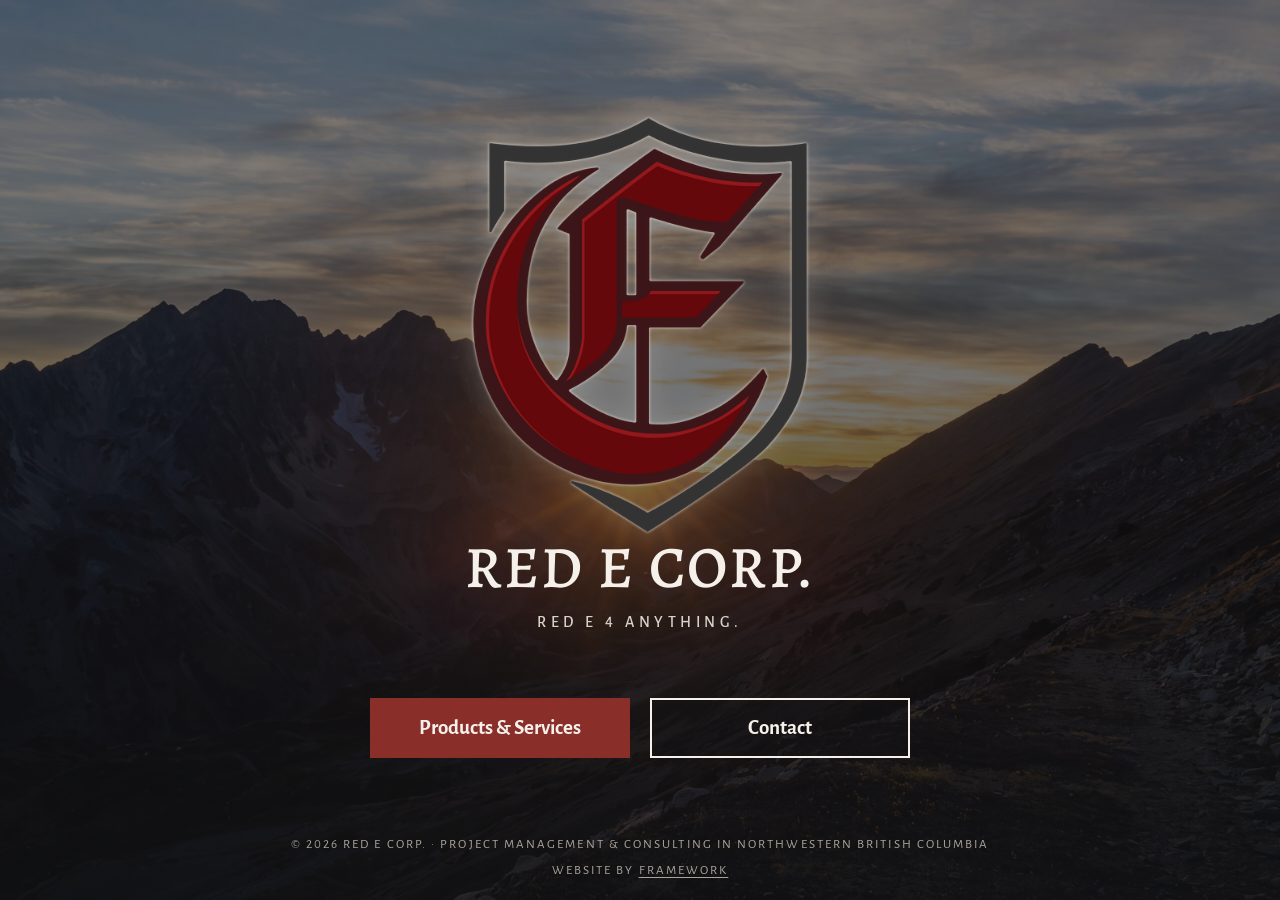
<file: index.html>
<!doctype html>
<html lang="en-CA">
<head>
<meta charset="utf-8">
<meta name="viewport" content="width=device-width, initial-scale=1">
<title>Red E Corp. | Project Management &amp; Consulting | Northwestern BC</title>
<meta name="description" content="Project management and consulting for industrial, commercial and residential work in Northwestern British Columbia, led by a Red Seal carpenter with 30+ years.">
<meta name="theme-color" content="#17181A">
<link rel="canonical" href="https://redecorp.ca/">
<meta property="og:type" content="website">
<meta property="og:locale" content="en_CA">
<meta property="og:site_name" content="Red E Corp.">
<meta property="og:title" content="Red E Corp. | Project Management &amp; Consulting | Northwestern BC">
<meta property="og:description" content="Project management and consulting for industrial, commercial and residential work in Northwestern British Columbia.">
<meta property="og:url" content="https://redecorp.ca/">
<meta property="og:image" content="https://redecorp.ca/assets/img/og-image.jpg">
<meta property="og:image:width" content="1200">
<meta property="og:image:height" content="630">
<meta property="og:image:alt" content="Red E Corp. shield logo with the text Project management &amp; consulting in Northwestern British Columbia">
<meta name="twitter:card" content="summary_large_image">
<meta name="twitter:title" content="Red E Corp. | Project Management &amp; Consulting | Northwestern BC">
<meta name="twitter:description" content="Project management and consulting for industrial, commercial and residential work in Northwestern British Columbia.">
<meta name="twitter:image" content="https://redecorp.ca/assets/img/og-image.jpg">
<meta name="twitter:image:alt" content="Red E Corp. shield logo with the text Project management &amp; consulting in Northwestern British Columbia">
<link rel="icon" type="image/png" sizes="32x32" href="/assets/img/favicon-32.png">
<link rel="icon" type="image/png" sizes="512x512" href="/assets/img/favicon-512.png">
<link rel="apple-touch-icon" href="/assets/img/apple-touch-icon.png">
<link rel="preload" href="/assets/fonts/cinzel-latin-600-normal.woff2" as="font" type="font/woff2" crossorigin>
<link rel="preload" href="/assets/fonts/alegreya-latin-700-normal.woff2" as="font" type="font/woff2" crossorigin>
<link rel="preload" href="/assets/fonts/alegreya-sans-latin-400-normal.woff2" as="font" type="font/woff2" crossorigin>
<link rel="stylesheet" href="/assets/css/styles.css">
<script type="application/ld+json">
{"@context":"https://schema.org","@graph":[{"@type":["ProfessionalService","LocalBusiness"],"@id":"https://redecorp.ca/#business","name":"Red E Corp.","url":"https://redecorp.ca/","logo":{"@type":"ImageObject","url":"https://redecorp.ca/assets/img/crest.png"},"image":"https://redecorp.ca/assets/img/og-image.jpg","slogan":"Red E 4 Anything.","description":"Project management and consulting for industrial, commercial and residential work in Northwestern British Columbia, plus hot shot delivery.","telephone":"+1-250-683-9002","email":"john.brick@redecorp.ca","areaServed":{"@type":"AdministrativeArea","name":"Northwestern British Columbia"},"founder":{"@type":"Person","name":"John Brick Sr."},"knowsAbout":["Project management","Construction consulting","Risk assessment","Estimating","Scheduling","Timber frame construction","Hot shot delivery"]},{"@type":"WebSite","@id":"https://redecorp.ca/#website","url":"https://redecorp.ca/","name":"Red E Corp.","publisher":{"@id":"https://redecorp.ca/#business"},"inLanguage":"en-CA"},{"@type":"WebPage","@id":"https://redecorp.ca/#webpage","url":"https://redecorp.ca/","name":"Red E Corp. | Project Management & Consulting | Northwestern BC","description":"Project management and consulting for industrial, commercial and residential work in Northwestern British Columbia, led by a Red Seal carpenter with 30+ years.","isPartOf":{"@id":"https://redecorp.ca/#website"},"about":{"@id":"https://redecorp.ca/#business"},"primaryImageOfPage":{"@type":"ImageObject","url":"https://redecorp.ca/assets/img/og-image.jpg"},"inLanguage":"en-CA"}]}
</script>
</head>
<body class="landing-body">
<a class="skip" href="#main">Skip to content</a>

<main class="landing" id="main">
  <div class="landing__inner">
    <h1 class="landing__logo">
      <img src="/assets/img/favicon-512.png" alt="" width="512" height="512">
      <span class="landing__name">Red E Corp.</span>
      <span class="landing__tag">Red E 4 Anything.</span>
    </h1>
    <nav class="landing__links" aria-label="Main">
      <a class="btn btn--lg" href="/products-services">Products &amp; Services</a>
      <a class="btn btn--lg btn--ghost" href="/contact">Contact</a>
    </nav>
  </div>
  <p class="landing__foot">&copy; 2026 Red E Corp. &middot; Project management &amp; consulting in Northwestern British Columbia<br><span class="landing__credit">Website by <a class="credit" href="https://frameworkco.ca" target="_blank" rel="noopener">Framework</a></span></p>
</main>

</body>
</html>
</file>
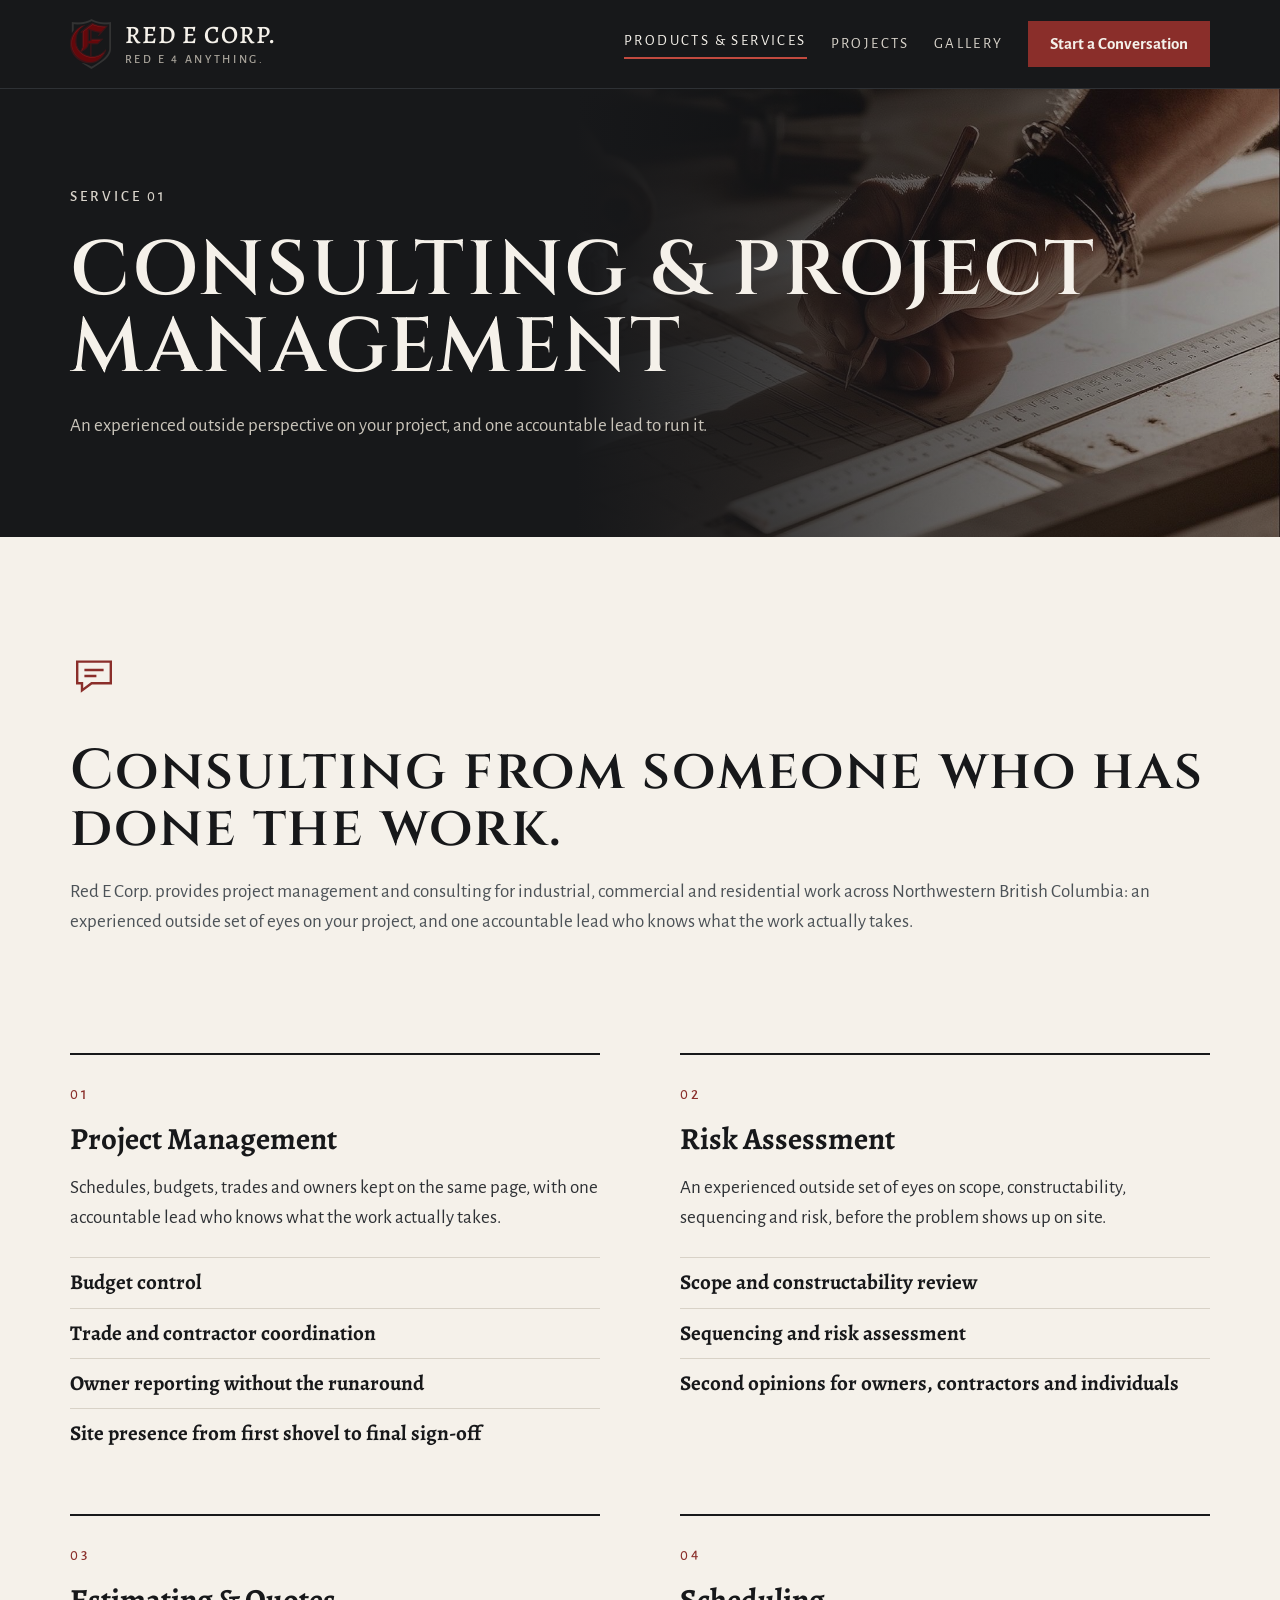
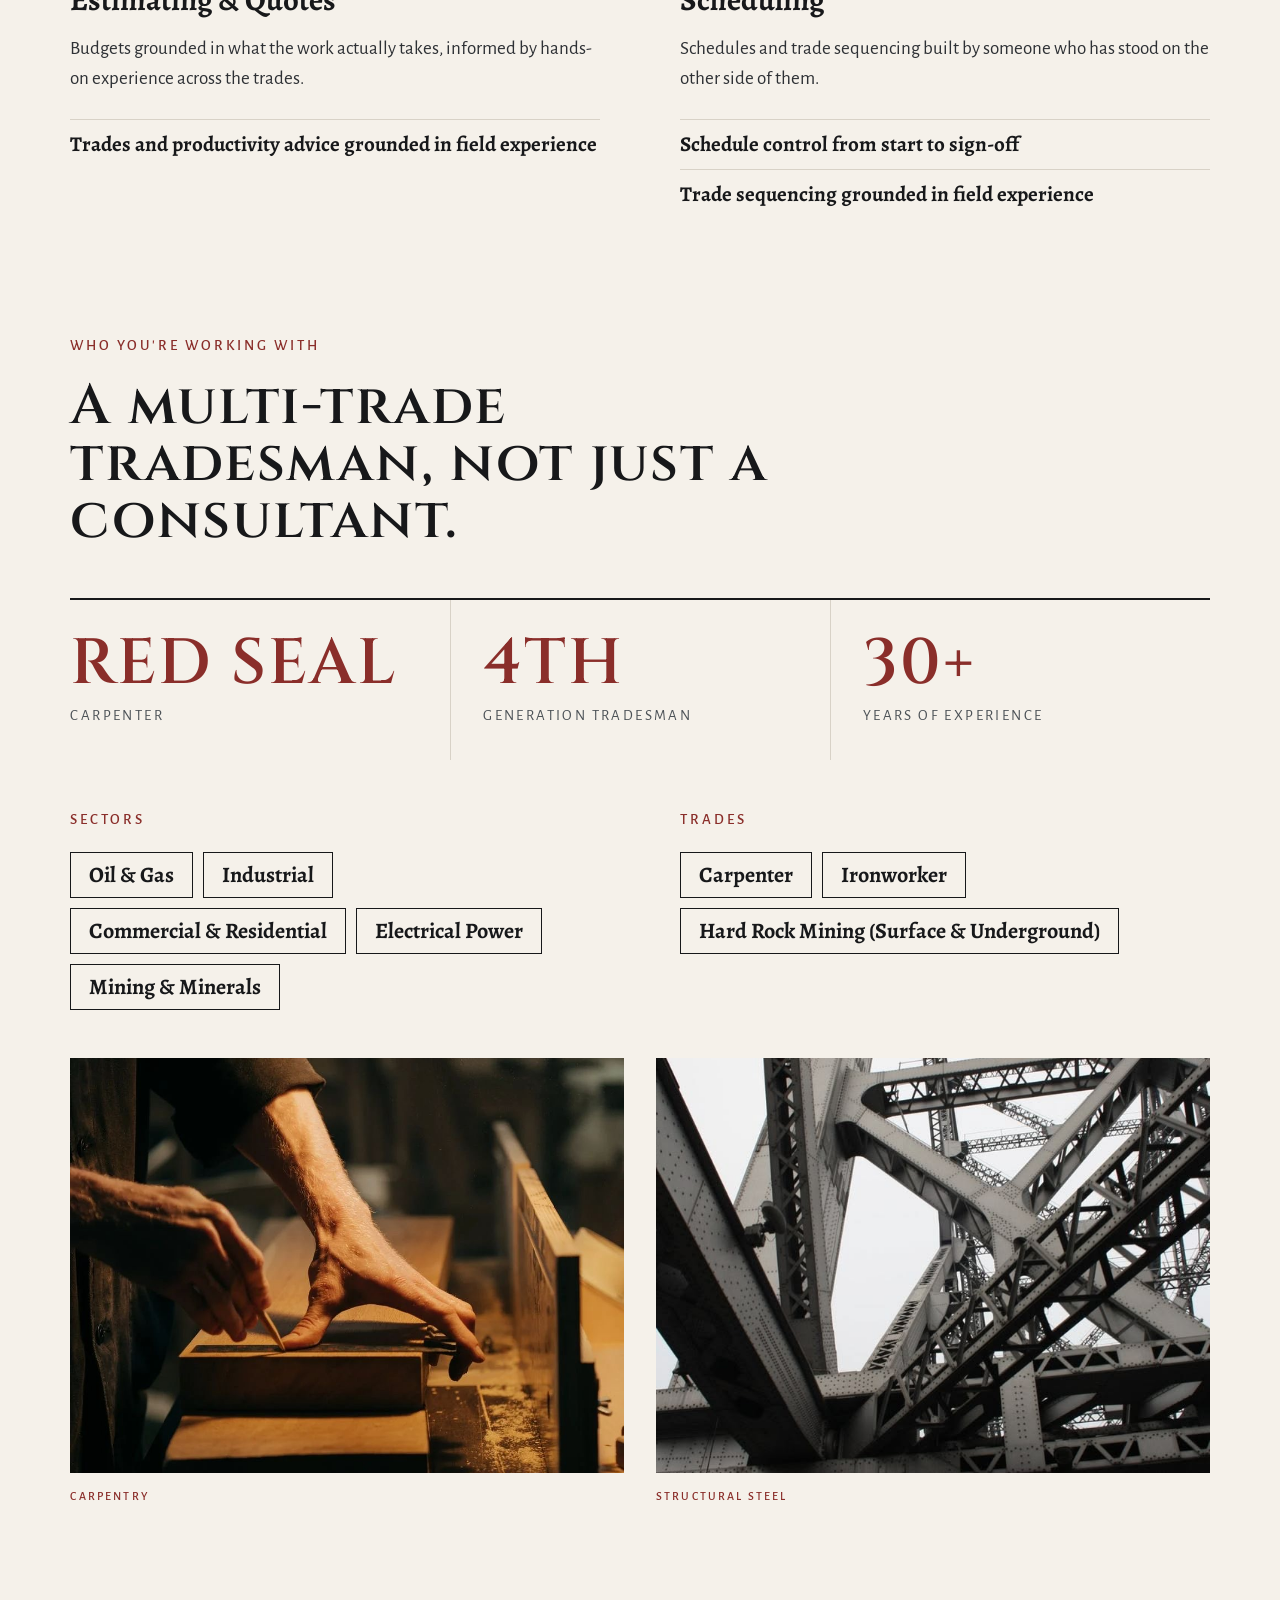
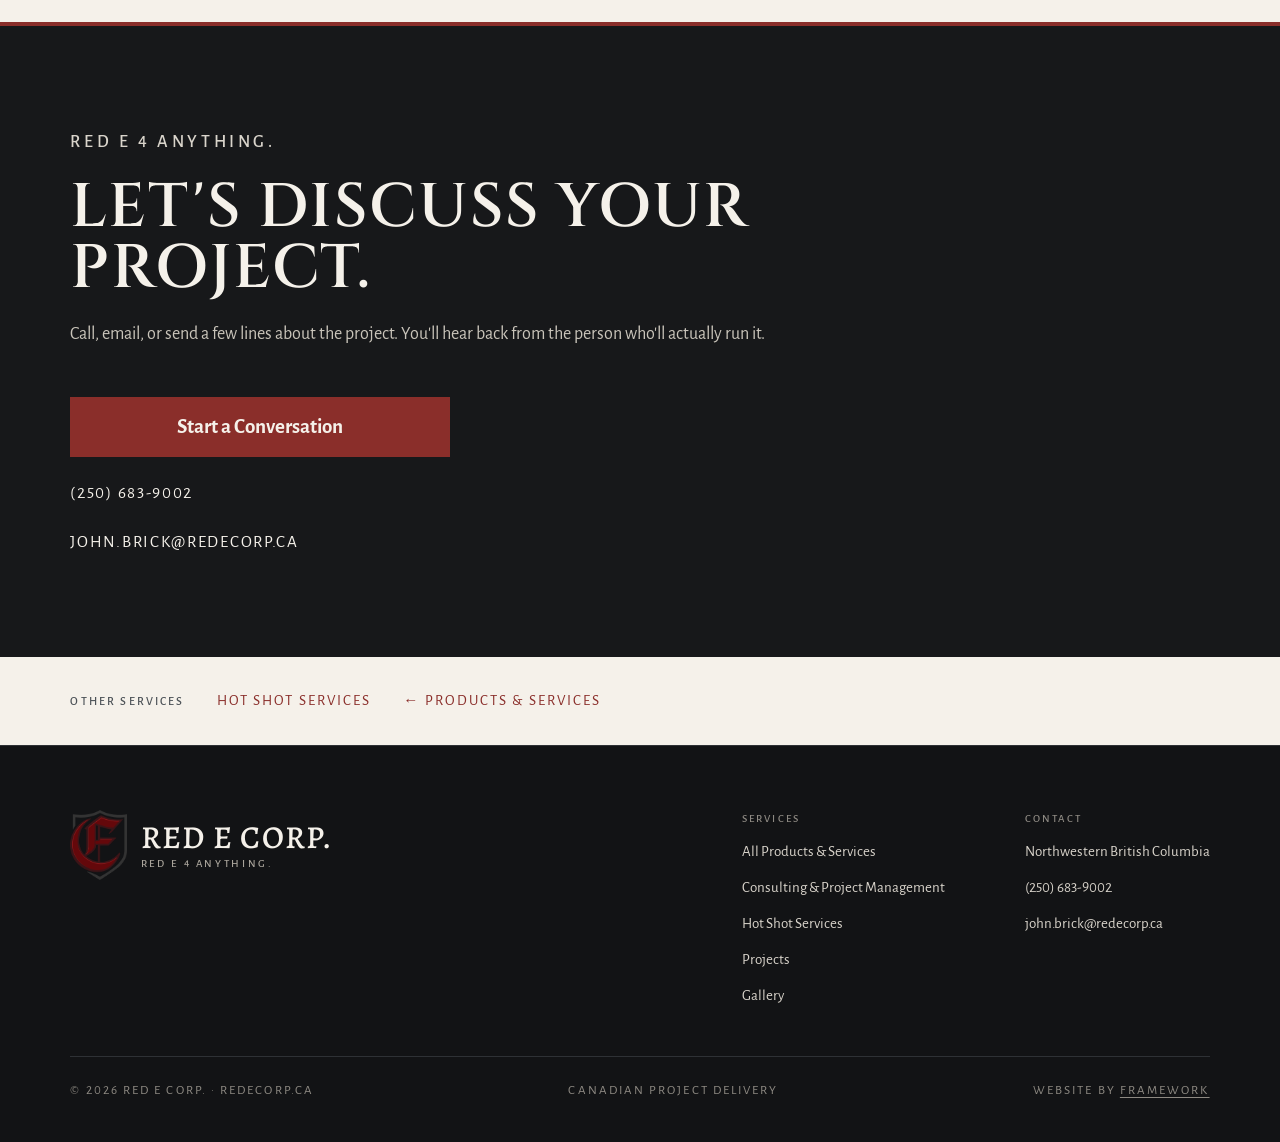
<file: consulting.html>
<!doctype html>
<html lang="en-CA">
<head>
<meta charset="utf-8">
<meta name="viewport" content="width=device-width, initial-scale=1">
<title>Project Management Consulting in Northwestern BC | Red E Corp.</title>
<meta name="description" content="Project management, risk assessment, estimating and scheduling for industrial, commercial and residential work in Northwestern BC, from a Red Seal carpenter.">
<meta name="theme-color" content="#17181A">
<link rel="canonical" href="https://redecorp.ca/consulting">
<meta property="og:type" content="website">
<meta property="og:locale" content="en_CA">
<meta property="og:site_name" content="Red E Corp.">
<meta property="og:title" content="Project Management Consulting in Northwestern BC | Red E Corp.">
<meta property="og:description" content="Project management, risk assessment, estimating and quotes, and scheduling from someone who has done the work.">
<meta property="og:url" content="https://redecorp.ca/consulting">
<meta property="og:image" content="https://redecorp.ca/assets/img/og-image.jpg">
<meta property="og:image:width" content="1200">
<meta property="og:image:height" content="630">
<meta property="og:image:alt" content="Red E Corp. shield logo with the text Project management &amp; consulting in Northwestern British Columbia">
<meta name="twitter:card" content="summary_large_image">
<meta name="twitter:title" content="Project Management Consulting in Northwestern BC | Red E Corp.">
<meta name="twitter:description" content="Project management, risk assessment, estimating and quotes, and scheduling from someone who has done the work.">
<meta name="twitter:image" content="https://redecorp.ca/assets/img/og-image.jpg">
<meta name="twitter:image:alt" content="Red E Corp. shield logo with the text Project management &amp; consulting in Northwestern British Columbia">
<link rel="icon" type="image/png" sizes="32x32" href="/assets/img/favicon-32.png">
<link rel="icon" type="image/png" sizes="512x512" href="/assets/img/favicon-512.png">
<link rel="apple-touch-icon" href="/assets/img/apple-touch-icon.png">
<link rel="preload" href="/assets/fonts/cinzel-latin-600-normal.woff2" as="font" type="font/woff2" crossorigin>
<link rel="preload" href="/assets/fonts/alegreya-latin-700-normal.woff2" as="font" type="font/woff2" crossorigin>
<link rel="preload" href="/assets/fonts/alegreya-sans-latin-400-normal.woff2" as="font" type="font/woff2" crossorigin>
<link rel="stylesheet" href="/assets/css/styles.css">
<script type="application/ld+json">
{"@context":"https://schema.org","@graph":[{"@type":["ProfessionalService","LocalBusiness"],"@id":"https://redecorp.ca/#business","name":"Red E Corp.","url":"https://redecorp.ca/","logo":{"@type":"ImageObject","url":"https://redecorp.ca/assets/img/crest.png"},"image":"https://redecorp.ca/assets/img/og-image.jpg","slogan":"Red E 4 Anything.","description":"Project management and consulting for industrial, commercial and residential work in Northwestern British Columbia, plus hot shot delivery.","telephone":"+1-250-683-9002","email":"john.brick@redecorp.ca","areaServed":{"@type":"AdministrativeArea","name":"Northwestern British Columbia"},"founder":{"@type":"Person","name":"John Brick Sr."},"knowsAbout":["Project management","Construction consulting","Risk assessment","Estimating","Scheduling","Timber frame construction","Hot shot delivery"]},{"@type":"WebSite","@id":"https://redecorp.ca/#website","url":"https://redecorp.ca/","name":"Red E Corp.","publisher":{"@id":"https://redecorp.ca/#business"},"inLanguage":"en-CA"},{"@type":"WebPage","@id":"https://redecorp.ca/consulting#webpage","url":"https://redecorp.ca/consulting","name":"Project Management Consulting in Northwestern BC | Red E Corp.","description":"Project management, risk assessment, estimating and scheduling for industrial, commercial and residential work in Northwestern BC, from a Red Seal carpenter.","isPartOf":{"@id":"https://redecorp.ca/#website"},"about":{"@id":"https://redecorp.ca/#business"},"primaryImageOfPage":{"@type":"ImageObject","url":"https://redecorp.ca/assets/img/og-image.jpg"},"inLanguage":"en-CA"},{"@type":"BreadcrumbList","@id":"https://redecorp.ca/consulting#breadcrumb","itemListElement":[{"@type":"ListItem","position":1,"name":"Home","item":"https://redecorp.ca/"},{"@type":"ListItem","position":2,"name":"Products & Services","item":"https://redecorp.ca/products-services"},{"@type":"ListItem","position":3,"name":"Consulting & Project Management","item":"https://redecorp.ca/consulting"}]},{"@type":"Service","@id":"https://redecorp.ca/consulting#service","name":"Consulting & Project Management","serviceType":["Project management","Risk assessment","Estimating and quotes","Scheduling"],"provider":{"@id":"https://redecorp.ca/#business"},"areaServed":{"@type":"AdministrativeArea","name":"Northwestern British Columbia"},"url":"https://redecorp.ca/consulting","description":"Project management, risk assessment, estimating and scheduling for industrial, commercial and residential work in Northwestern BC, from a Red Seal carpenter."}]}
</script>
</head>
<body>
<a class="skip" href="#main">Skip to content</a>

<header class="site-header">
  <div class="wrap">
    <a class="brand" href="/" aria-label="Red E Corp. home">
      <img src="/assets/img/crest.png" alt="" width="203" height="250">
      <span class="brand__text">
        <span class="brand__name">RED E CORP.</span>
        <span class="brand__tag">RED E 4 ANYTHING.</span>
      </span>
    </a>
    <nav class="nav" aria-label="Main">
      <a href="/products-services" aria-current="true">Products &amp; Services</a><a href="/projects">Projects</a><a href="/gallery">Gallery</a>
      <a class="btn" href="/contact">Start a Conversation</a>
    </nav>
  </div>
</header>

<main id="main">
  <section class="page-hero page-hero--photo">
    <div class="page-hero__photo" role="img" aria-label="A hand drawing a line along a ruler on a set of plans" style="background-image:url(assets/img/drafting.jpg);background-position:center 42%"></div>
    <div class="wrap">
      <p class="label">Service 01</p>
      <h1>Consulting &amp; Project Management</h1>
      <p>An experienced outside perspective on your project, and one accountable lead to run it.</p>
    </div>
  </section>

  <section class="service-detail service-detail--intro">
    <div class="wrap">
      <div class="service-detail__icon"><svg viewBox="0 0 40 40" fill="none" stroke="#8A2E2A" stroke-width="2" aria-hidden="true"><path d="M6 8h28v18H18l-8 6v-6H6z"/><path d="M12 15h16M12 20h10"/></svg></div>
      <div>
        <h2 class="h2">Consulting from someone who has done the work.</h2>
        <p class="lead">Red E Corp. provides project management and consulting for industrial, commercial and residential work across Northwestern British Columbia: an experienced outside set of eyes on your project, and one accountable lead who knows what the work actually takes.</p>
      </div>
    </div>
  </section>

  <section class="consult-services">
    <div class="wrap">
      <div class="consult-grid">
        <article class="consult">
          <span class="label">01</span>
          <h3 class="h3">Project Management</h3>
          <p>Schedules, budgets, trades and owners kept on the same page, with one accountable lead who knows what the work actually takes.</p>
          <ul><li>Budget control</li><li>Trade and contractor coordination</li><li>Owner reporting without the runaround</li><li>Site presence from first shovel to final sign-off</li></ul>
        </article>
        <article class="consult">
          <span class="label">02</span>
          <h3 class="h3">Risk Assessment</h3>
          <p>An experienced outside set of eyes on scope, constructability, sequencing and risk, before the problem shows up on site.</p>
          <ul><li>Scope and constructability review</li><li>Sequencing and risk assessment</li><li>Second opinions for owners, contractors and individuals</li></ul>
        </article>
        <article class="consult">
          <span class="label">03</span>
          <h3 class="h3">Estimating &amp; Quotes</h3>
          <p>Budgets grounded in what the work actually takes, informed by hands-on experience across the trades.</p>
          <ul><li>Trades and productivity advice grounded in field experience</li></ul>
        </article>
        <article class="consult">
          <span class="label">04</span>
          <h3 class="h3">Scheduling</h3>
          <p>Schedules and trade sequencing built by someone who has stood on the other side of them.</p>
          <ul><li>Schedule control from start to sign-off</li><li>Trade sequencing grounded in field experience</li></ul>
        </article>
      </div>
    </div>
  </section>

  <section class="credentials">
    <div class="wrap">
      <div class="credentials__head">
        <p class="label">Who you're working with</p>
        <h2 class="h2">A multi-trade tradesman, not just a consultant.</h2>
      </div>
      <ul class="facts">
        <li><strong>Red Seal</strong><span>Carpenter</span></li>
        <li><strong>4th</strong><span>Generation tradesman</span></li>
        <li><strong>30+</strong><span>Years of experience</span></li>
      </ul>
      <div class="credentials__cols">
        <div>
          <span class="label">Sectors</span>
          <ul class="taglist"><li>Oil &amp; Gas</li><li>Industrial</li><li>Commercial &amp; Residential</li><li>Electrical Power</li><li>Mining &amp; Minerals</li></ul>
        </div>
        <div>
          <span class="label">Trades</span>
          <ul class="taglist"><li>Carpenter</li><li>Ironworker</li><li>Hard Rock Mining (Surface &amp; Underground)</li></ul>
        </div>
      </div>
      <div class="credentials__photos">
        <figure><img src="/assets/img/carpentry.jpg" alt="Hands marking a line on a timber beam in a workshop" width="1000" height="1500" loading="lazy"><figcaption class="label">Carpentry</figcaption></figure>
        <figure><img src="/assets/img/steel-bridge.jpg" alt="Riveted steel bridge framework seen from below" width="736" height="1104" loading="lazy"><figcaption class="label">Structural steel</figcaption></figure>
      </div>
    </div>
  </section>

  <section class="contact" id="contact">
    <div class="wrap">
      <div class="contact__text">
        <p class="label">Red E 4 Anything.</p>
        <h2>Let's discuss your project.</h2>
        <p>Call, email, or send a few lines about the project. You'll hear back from the person who'll actually run it.</p>
      </div>
      <div class="contact__actions">
        <a class="btn btn--lg" href="/contact?service=consulting">Start a Conversation</a>
        <a href="tel:+12506839002">(250) 683-9002</a>
        <a href="mailto:john.brick@redecorp.ca">JOHN.BRICK@REDECORP.CA</a>
      </div>
    </div>
  </section>

  <section class="other-services">
    <div class="wrap"><span class="label">Other services</span><a href="/hot-shot-services">Hot Shot Services</a><a href="/products-services">← Products &amp; Services</a></div>
  </section>
</main>

<footer class="site-footer">
  <div class="wrap">
    <div class="footer-top">
      <a class="brand" href="/" aria-label="Red E Corp. home">
        <img src="/assets/img/crest.png" alt="" width="203" height="250">
        <span class="brand__text">
          <span class="brand__name">RED E CORP.</span>
          <span class="brand__tag">RED E 4 ANYTHING.</span>
        </span>
      </a>
      <div class="footer-cols">
        <div>
          <span class="label">Services</span>
          <a href="/products-services">All Products &amp; Services</a>
          <a href="/consulting">Consulting &amp; Project Management</a><a href="/hot-shot-services">Hot Shot Services</a>
          <a href="/projects">Projects</a>
          <a href="/gallery">Gallery</a>
        </div>
        <div>
          <span class="label">Contact</span>
          <span>Northwestern British Columbia</span>
          <a href="tel:+12506839002">(250) 683-9002</a>
          <a href="mailto:john.brick@redecorp.ca">john.brick@redecorp.ca</a>
        </div>
      </div>
    </div>
    <div class="footer-bottom">
      <span>© 2026 RED E CORP. · REDECORP.CA</span>
      <span>CANADIAN PROJECT DELIVERY</span>
      <span class="footer-credit">Website by <a class="credit" href="https://frameworkco.ca" target="_blank" rel="noopener">Framework</a></span>
    </div>
  </div>
</footer>

</body>
</html>
</file>
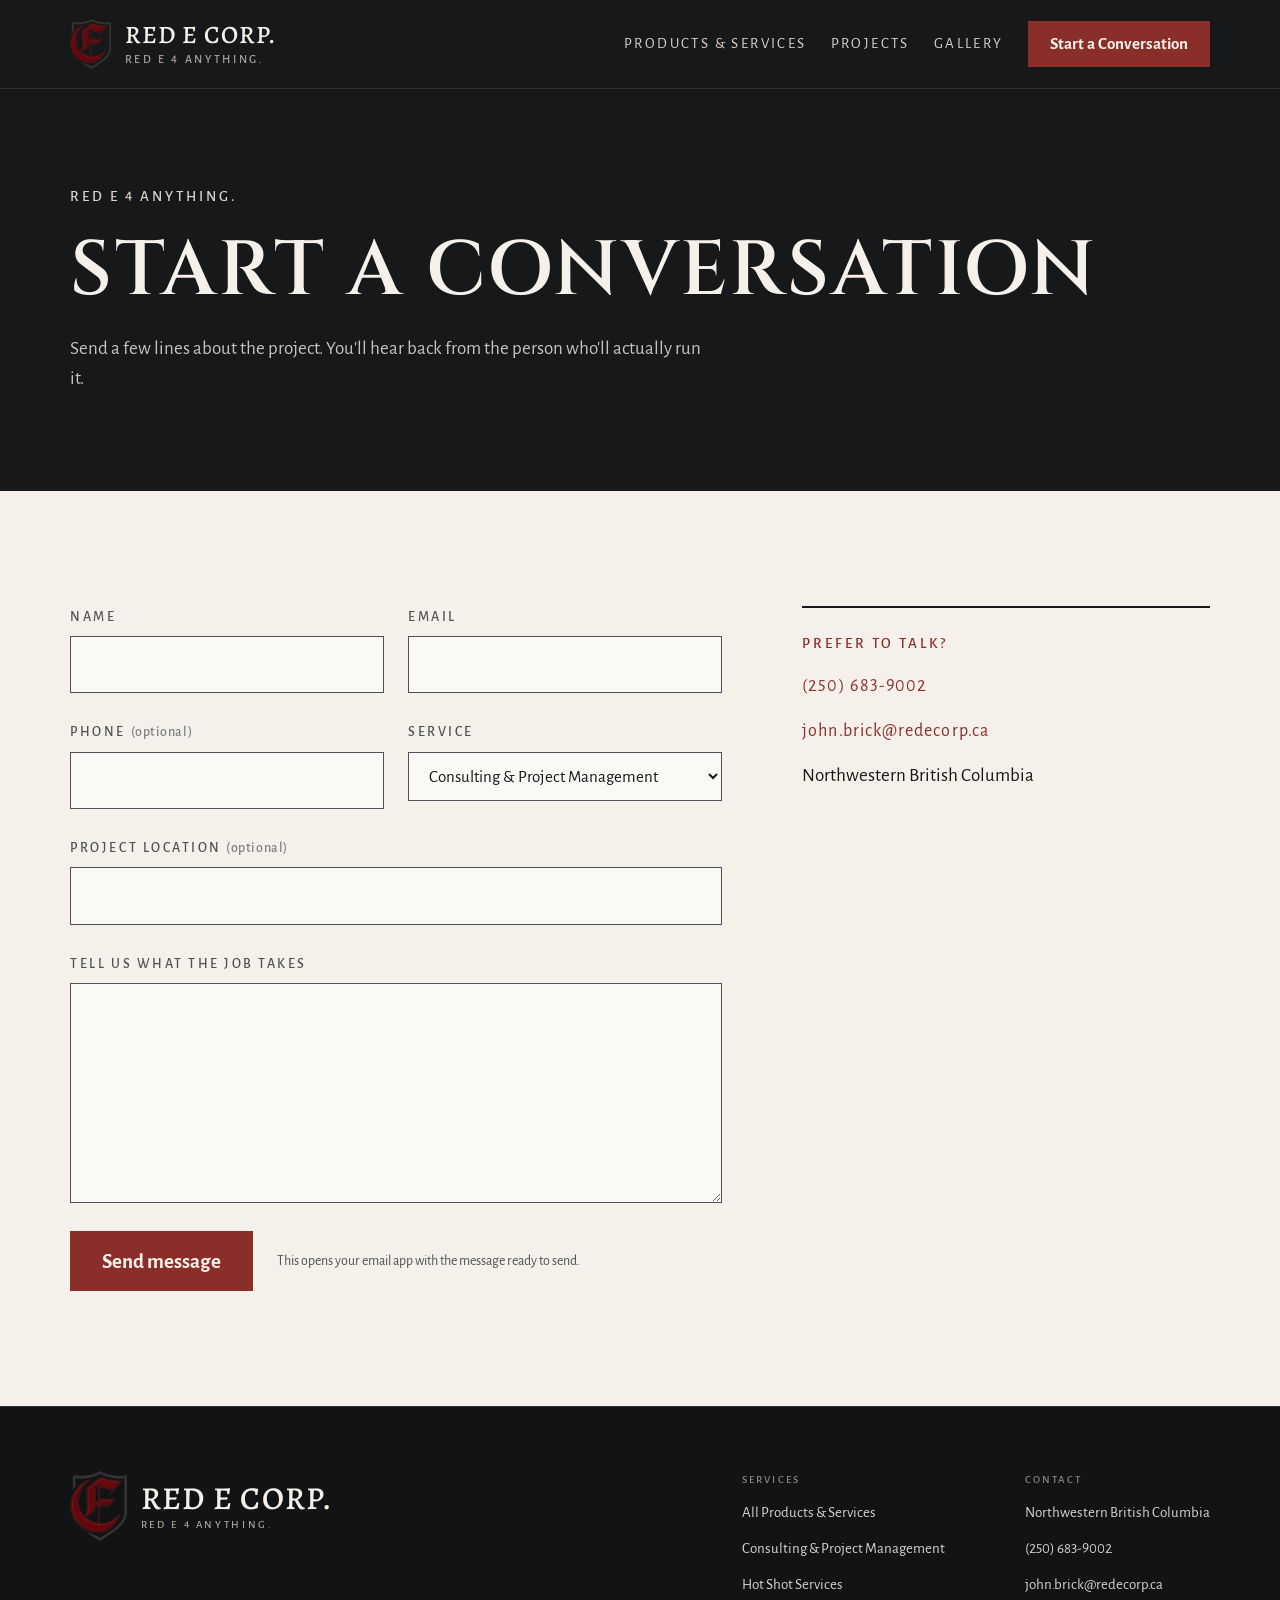
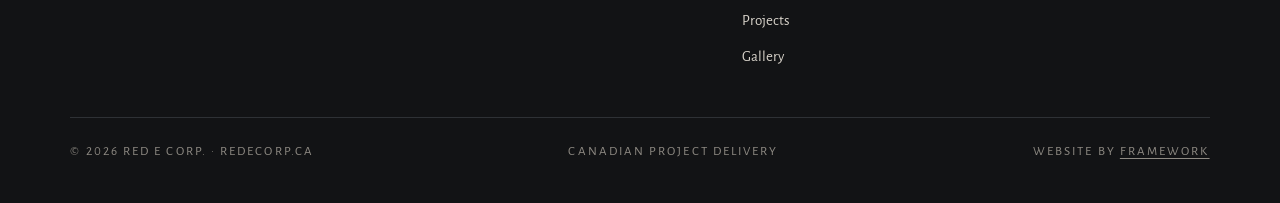
<file: contact.html>
<!doctype html>
<html lang="en-CA">
<head>
<meta charset="utf-8">
<meta name="viewport" content="width=device-width, initial-scale=1">
<title>Contact Red E Corp. | Project Management in Northwestern BC</title>
<meta name="description" content="Contact Red E Corp. about project management, consulting or hot shot delivery in Northwestern BC. Call (250) 683-9002 or send a few lines about your project.">
<meta name="theme-color" content="#17181A">
<link rel="canonical" href="https://redecorp.ca/contact">
<meta property="og:type" content="website">
<meta property="og:locale" content="en_CA">
<meta property="og:site_name" content="Red E Corp.">
<meta property="og:title" content="Contact Red E Corp. | Project Management in Northwestern BC">
<meta property="og:description" content="Contact Red E Corp. about project management, consulting or hot shot delivery in Northwestern British Columbia.">
<meta property="og:url" content="https://redecorp.ca/contact">
<meta property="og:image" content="https://redecorp.ca/assets/img/og-image.jpg">
<meta property="og:image:width" content="1200">
<meta property="og:image:height" content="630">
<meta property="og:image:alt" content="Red E Corp. shield logo with the text Project management &amp; consulting in Northwestern British Columbia">
<meta name="twitter:card" content="summary_large_image">
<meta name="twitter:title" content="Contact Red E Corp. | Project Management in Northwestern BC">
<meta name="twitter:description" content="Contact Red E Corp. about project management, consulting or hot shot delivery in Northwestern British Columbia.">
<meta name="twitter:image" content="https://redecorp.ca/assets/img/og-image.jpg">
<meta name="twitter:image:alt" content="Red E Corp. shield logo with the text Project management &amp; consulting in Northwestern British Columbia">
<link rel="icon" type="image/png" sizes="32x32" href="/assets/img/favicon-32.png">
<link rel="icon" type="image/png" sizes="512x512" href="/assets/img/favicon-512.png">
<link rel="apple-touch-icon" href="/assets/img/apple-touch-icon.png">
<link rel="preload" href="/assets/fonts/cinzel-latin-600-normal.woff2" as="font" type="font/woff2" crossorigin>
<link rel="preload" href="/assets/fonts/alegreya-latin-700-normal.woff2" as="font" type="font/woff2" crossorigin>
<link rel="preload" href="/assets/fonts/alegreya-sans-latin-400-normal.woff2" as="font" type="font/woff2" crossorigin>
<link rel="stylesheet" href="/assets/css/styles.css">
<script type="application/ld+json">
{"@context":"https://schema.org","@graph":[{"@type":["ProfessionalService","LocalBusiness"],"@id":"https://redecorp.ca/#business","name":"Red E Corp.","url":"https://redecorp.ca/","logo":{"@type":"ImageObject","url":"https://redecorp.ca/assets/img/crest.png"},"image":"https://redecorp.ca/assets/img/og-image.jpg","slogan":"Red E 4 Anything.","description":"Project management and consulting for industrial, commercial and residential work in Northwestern British Columbia, plus hot shot delivery.","telephone":"+1-250-683-9002","email":"john.brick@redecorp.ca","areaServed":{"@type":"AdministrativeArea","name":"Northwestern British Columbia"},"founder":{"@type":"Person","name":"John Brick Sr."},"knowsAbout":["Project management","Construction consulting","Risk assessment","Estimating","Scheduling","Timber frame construction","Hot shot delivery"]},{"@type":"WebSite","@id":"https://redecorp.ca/#website","url":"https://redecorp.ca/","name":"Red E Corp.","publisher":{"@id":"https://redecorp.ca/#business"},"inLanguage":"en-CA"},{"@type":"ContactPage","@id":"https://redecorp.ca/contact#webpage","url":"https://redecorp.ca/contact","name":"Contact Red E Corp. | Project Management in Northwestern BC","description":"Contact Red E Corp. about project management, consulting or hot shot delivery in Northwestern BC. Call (250) 683-9002 or send a few lines about your project.","isPartOf":{"@id":"https://redecorp.ca/#website"},"about":{"@id":"https://redecorp.ca/#business"},"primaryImageOfPage":{"@type":"ImageObject","url":"https://redecorp.ca/assets/img/og-image.jpg"},"inLanguage":"en-CA"},{"@type":"BreadcrumbList","@id":"https://redecorp.ca/contact#breadcrumb","itemListElement":[{"@type":"ListItem","position":1,"name":"Home","item":"https://redecorp.ca/"},{"@type":"ListItem","position":2,"name":"Contact","item":"https://redecorp.ca/contact"}]}]}
</script>
</head>
<body>
<a class="skip" href="#main">Skip to content</a>

<header class="site-header">
  <div class="wrap">
    <a class="brand" href="/" aria-label="Red E Corp. home">
      <img src="/assets/img/crest.png" alt="" width="203" height="250">
      <span class="brand__text">
        <span class="brand__name">RED E CORP.</span>
        <span class="brand__tag">RED E 4 ANYTHING.</span>
      </span>
    </a>
    <nav class="nav" aria-label="Main">
      <a href="/products-services">Products &amp; Services</a><a href="/projects">Projects</a><a href="/gallery">Gallery</a>
      <a class="btn" href="/contact">Start a Conversation</a>
    </nav>
  </div>
</header>

<main id="main">
  <section class="page-hero">
    <div class="wrap">
      <p class="label">Red E 4 Anything.</p>
      <h1>Start a conversation</h1>
      <p>Send a few lines about the project. You'll hear back from the person who'll actually run it.</p>
    </div>
  </section>

  <section class="contact-page">
    <div class="wrap">
      <form class="form" id="contact-form" action="mailto:john.brick@redecorp.ca" method="post" enctype="text/plain">
        <div class="field">
          <label for="name">Name</label>
          <input id="name" name="Name" type="text" autocomplete="name" required>
        </div>
        <div class="field">
          <label for="email">Email</label>
          <input id="email" name="Email" type="email" autocomplete="email" required>
        </div>
        <div class="field">
          <label for="phone">Phone <span>(optional)</span></label>
          <input id="phone" name="Phone" type="tel" autocomplete="tel">
        </div>
        <div class="field">
          <label for="service">Service</label>
          <select id="service" name="Service">
            <option value="Consulting &amp; Project Management">Consulting &amp; Project Management</option>
            <option value="Hot Shot Services">Hot Shot Services</option>
            <option value="Something else">Something else</option>
          </select>
        </div>
        <div class="field field--full">
          <label for="location">Project location <span>(optional)</span></label>
          <input id="location" name="Location" type="text">
        </div>
        <div class="field field--full">
          <label for="message">Tell us what the job takes</label>
          <textarea id="message" name="Message" rows="7" required></textarea>
        </div>
        <div class="form__actions field--full">
          <button class="btn btn--lg" type="submit">Send message</button>
          <p class="form__note" id="form-note" role="status">This opens your email app with the message ready to send.</p>
        </div>
      </form>

      <aside class="contact-side">
        <span class="label">Prefer to talk?</span>
        <a href="tel:+12506839002">(250) 683-9002</a>
        <a href="mailto:john.brick@redecorp.ca">john.brick@redecorp.ca</a>
        <span>Northwestern British Columbia</span>
      </aside>
    </div>
  </section>
</main>

<footer class="site-footer">
  <div class="wrap">
    <div class="footer-top">
      <a class="brand" href="/" aria-label="Red E Corp. home">
        <img src="/assets/img/crest.png" alt="" width="203" height="250">
        <span class="brand__text">
          <span class="brand__name">RED E CORP.</span>
          <span class="brand__tag">RED E 4 ANYTHING.</span>
        </span>
      </a>
      <div class="footer-cols">
        <div>
          <span class="label">Services</span>
          <a href="/products-services">All Products &amp; Services</a>
          <a href="/consulting">Consulting &amp; Project Management</a><a href="/hot-shot-services">Hot Shot Services</a>
          <a href="/projects">Projects</a>
          <a href="/gallery">Gallery</a>
        </div>
        <div>
          <span class="label">Contact</span>
          <span>Northwestern British Columbia</span>
          <a href="tel:+12506839002">(250) 683-9002</a>
          <a href="mailto:john.brick@redecorp.ca">john.brick@redecorp.ca</a>
        </div>
      </div>
    </div>
    <div class="footer-bottom">
      <span>© 2026 RED E CORP. · REDECORP.CA</span>
      <span>CANADIAN PROJECT DELIVERY</span>
      <span class="footer-credit">Website by <a class="credit" href="https://frameworkco.ca" target="_blank" rel="noopener">Framework</a></span>
    </div>
  </div>
</footer>

<script>
(function () {
  var form = document.getElementById('contact-form');
  var select = document.getElementById('service');
  var map = { 'consulting': 'Consulting & Project Management', 'hot-shot': 'Hot Shot Services' };
  var q = new URLSearchParams(location.search).get('service');
  if (q && map[q]) select.value = map[q];
  form.addEventListener('submit', function (e) {
    e.preventDefault();
    var f = form.elements;
    var body = 'Name: ' + f.Name.value + '\nEmail: ' + f.Email.value + '\nPhone: ' + f.Phone.value +
      '\nService: ' + f.Service.value + '\nLocation: ' + f.Location.value + '\n\n' + f.Message.value;
    location.href = 'mailto:john.brick@redecorp.ca?subject=' + encodeURIComponent(f.Service.value + ' enquiry') +
      '&body=' + encodeURIComponent(body);
    document.getElementById('form-note').textContent = 'If your email app didn\u2019t open, email john.brick@redecorp.ca or call (250) 683-9002.';
  });
})();
</script>
</body>
</html>
</file>
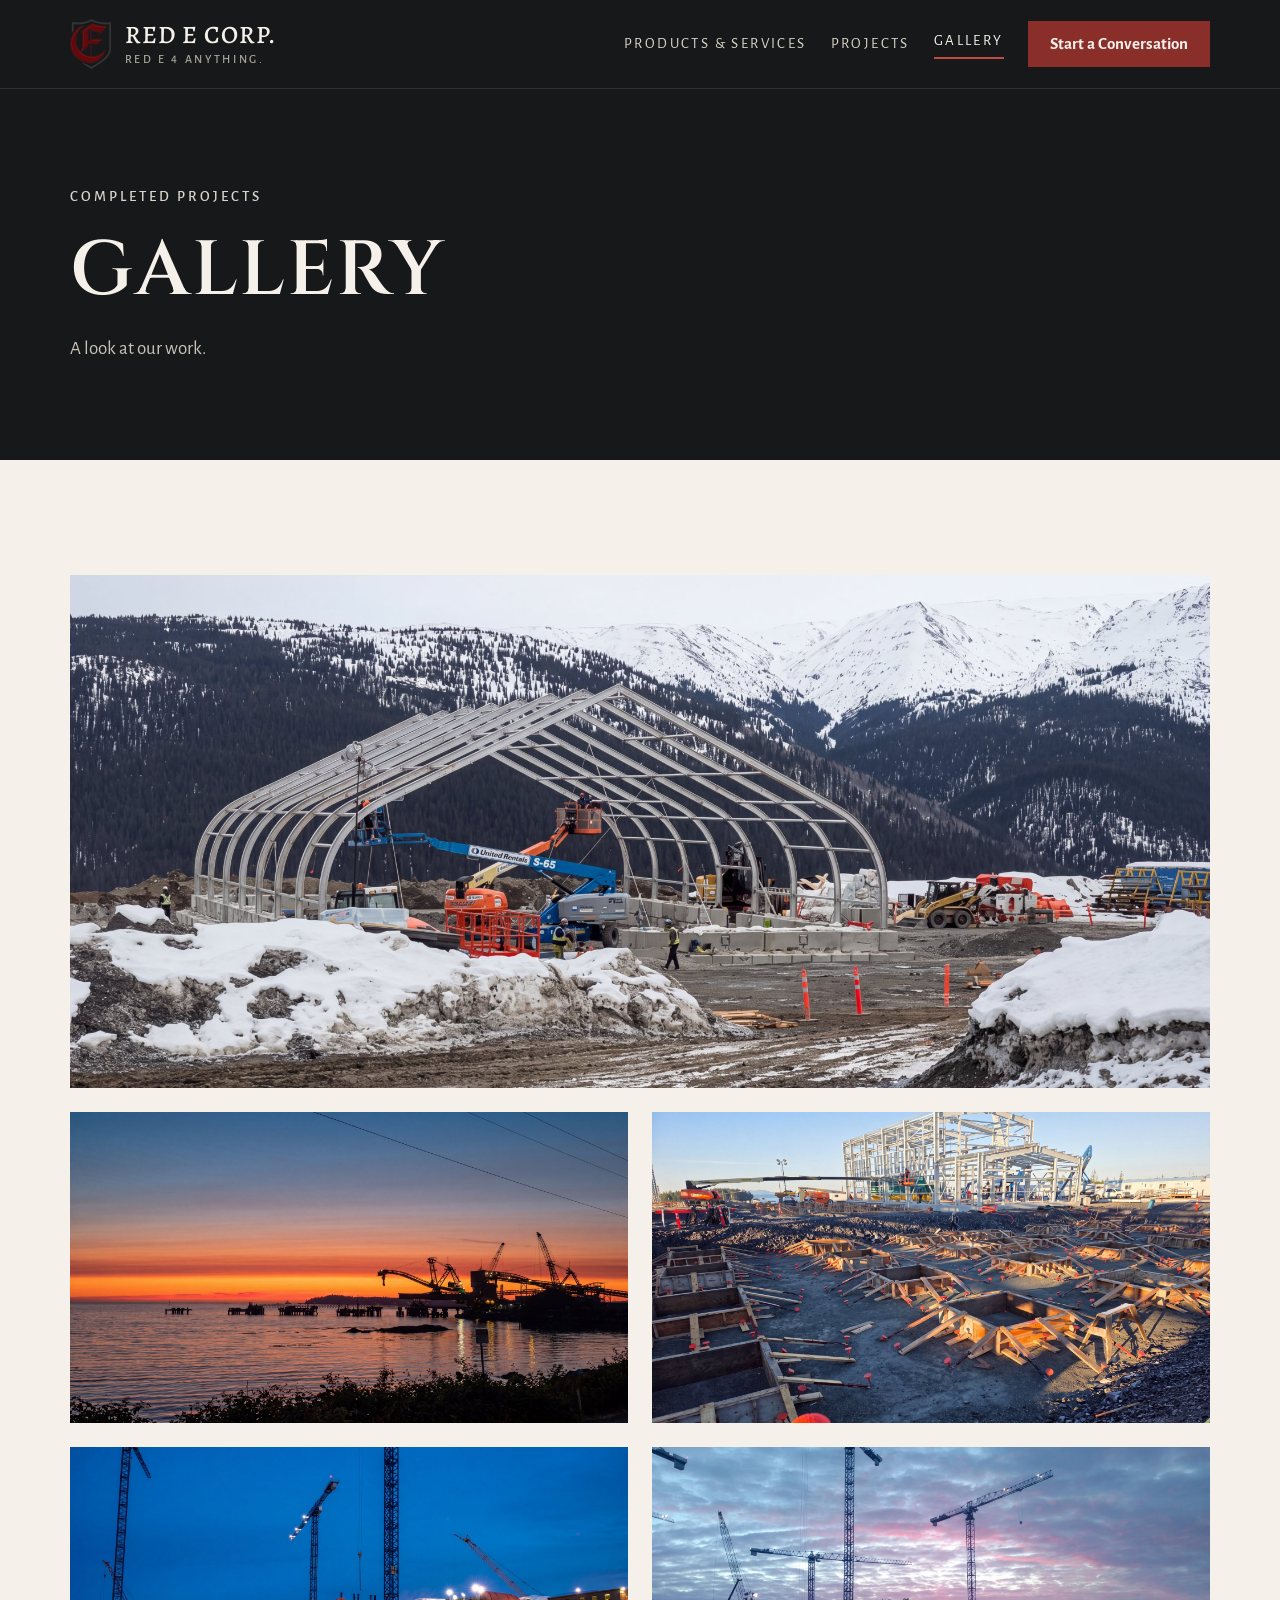
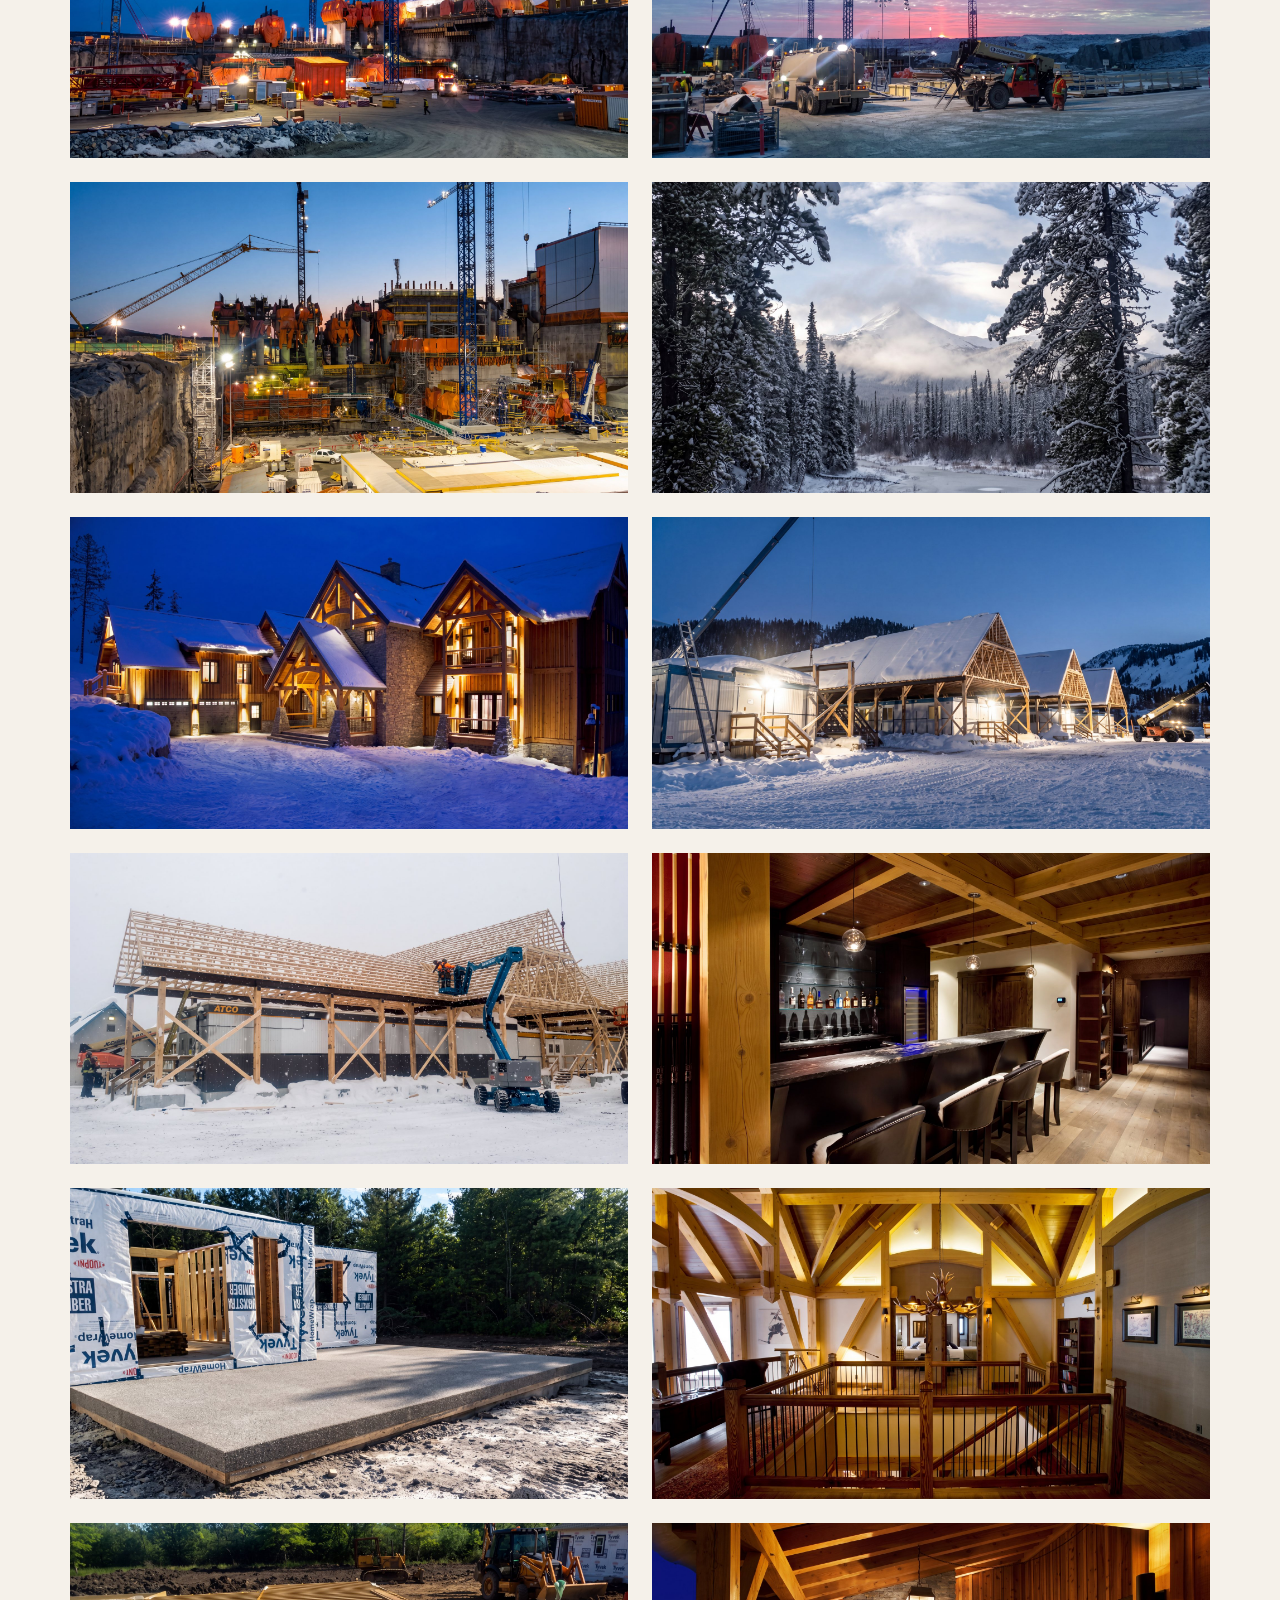
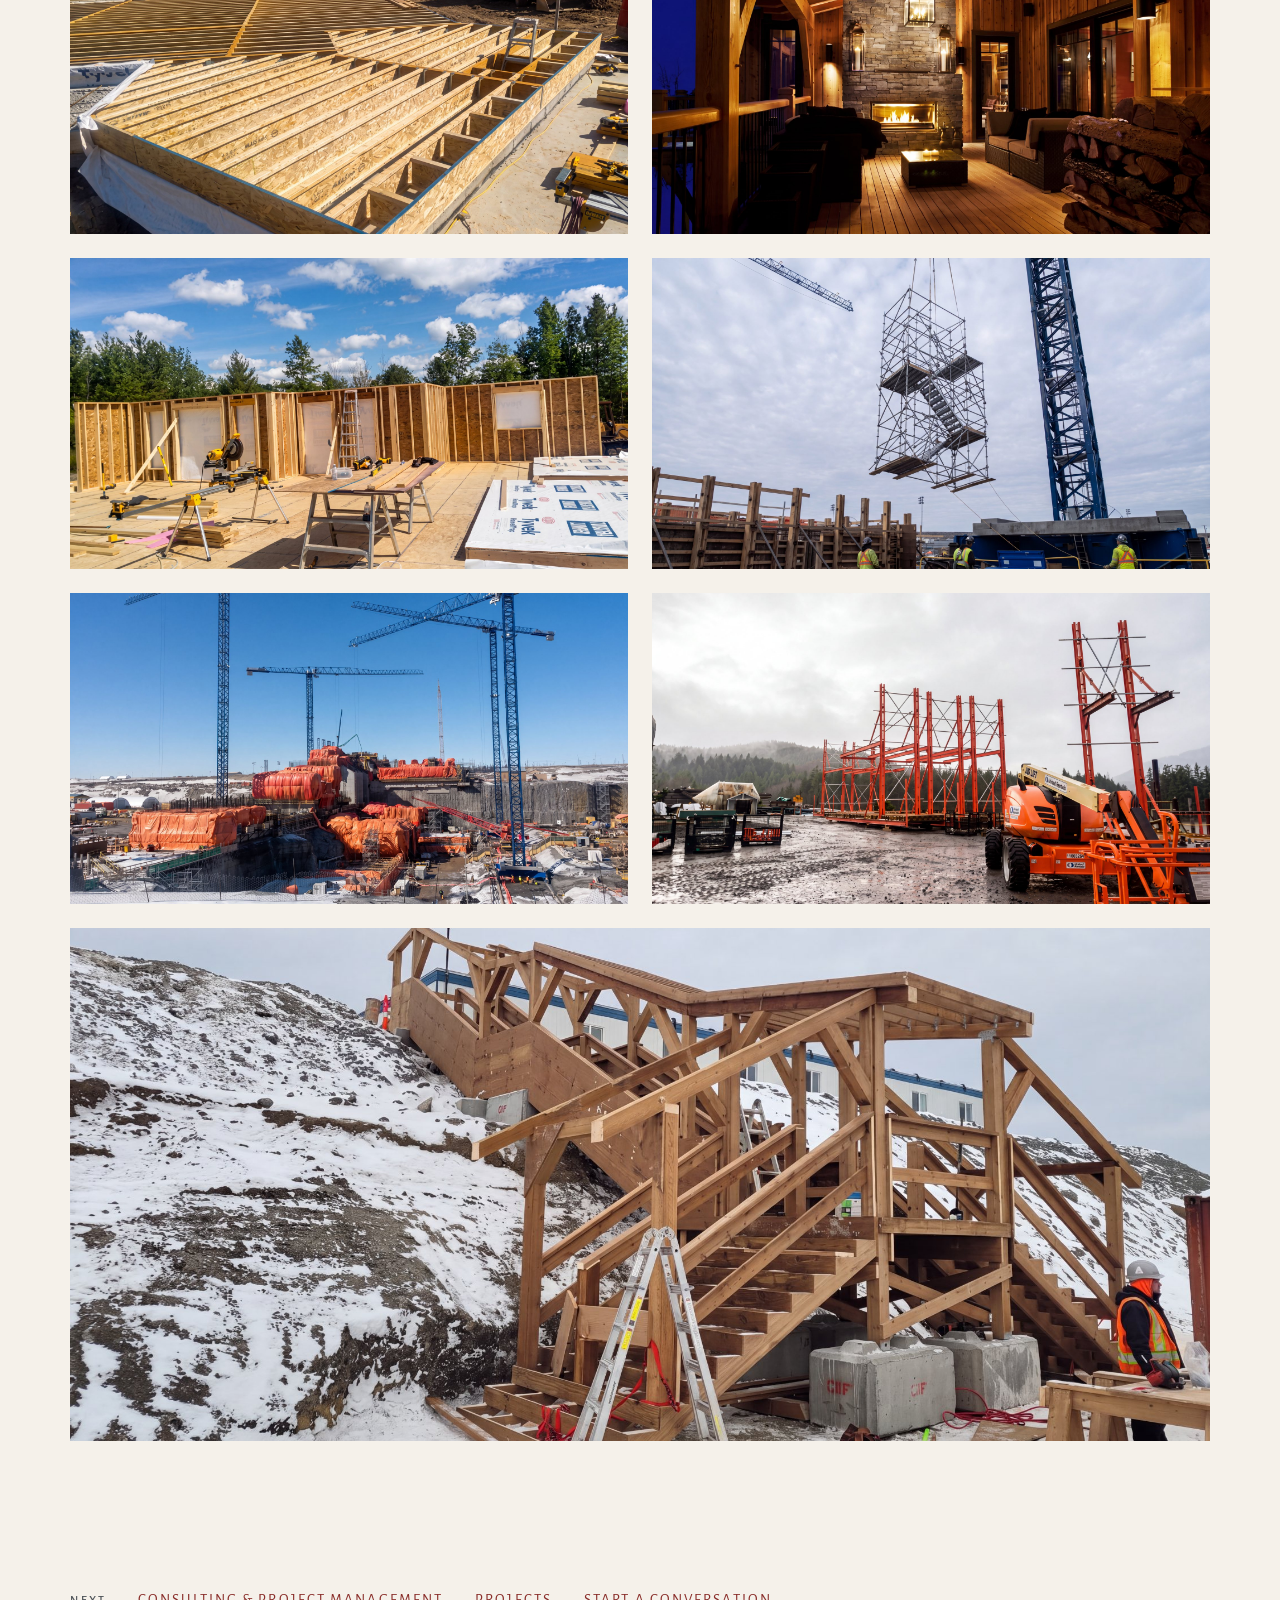
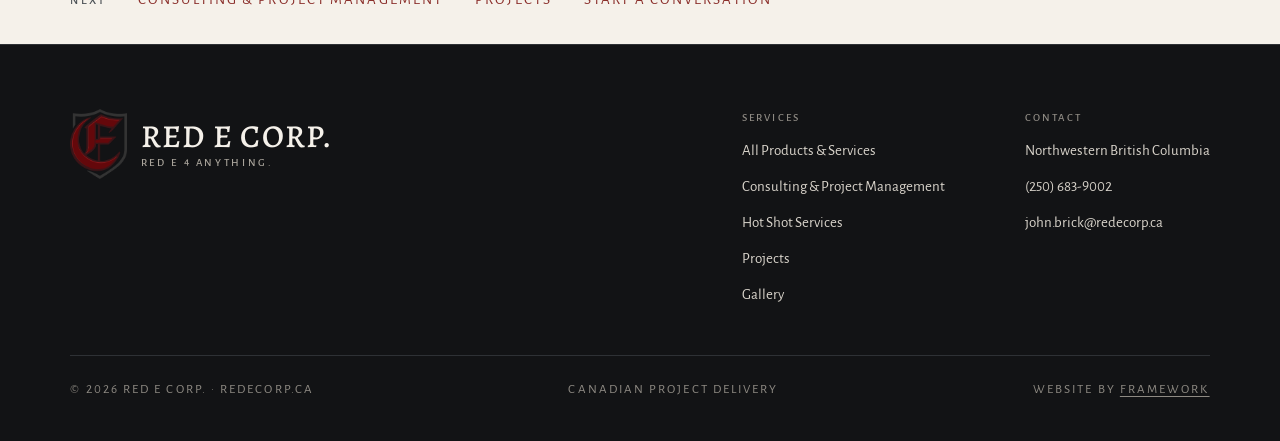
<file: gallery.html>
<!doctype html>
<html lang="en-CA">
<head>
<meta charset="utf-8">
<meta name="viewport" content="width=device-width, initial-scale=1">
<title>Project Photo Gallery | Red E Corp.</title>
<meta name="description" content="Photos of construction, concrete, steel and timber-frame work by Red E Corp.">
<meta name="theme-color" content="#17181A">
<link rel="canonical" href="https://redecorp.ca/gallery">
<meta property="og:type" content="website">
<meta property="og:locale" content="en_CA">
<meta property="og:site_name" content="Red E Corp.">
<meta property="og:title" content="Project Photo Gallery | Red E Corp.">
<meta property="og:description" content="Photos of construction, concrete, steel and timber-frame work by Red E Corp.">
<meta property="og:url" content="https://redecorp.ca/gallery">
<meta property="og:image" content="https://redecorp.ca/assets/img/og-image.jpg">
<meta property="og:image:width" content="1200">
<meta property="og:image:height" content="630">
<meta property="og:image:alt" content="Red E Corp. shield logo with the text Project management &amp; consulting in Northwestern British Columbia">
<meta name="twitter:card" content="summary_large_image">
<meta name="twitter:title" content="Project Photo Gallery | Red E Corp.">
<meta name="twitter:description" content="Photos of construction, concrete, steel and timber-frame work by Red E Corp.">
<meta name="twitter:image" content="https://redecorp.ca/assets/img/og-image.jpg">
<meta name="twitter:image:alt" content="Red E Corp. shield logo with the text Project management &amp; consulting in Northwestern British Columbia">
<link rel="icon" type="image/png" sizes="32x32" href="/assets/img/favicon-32.png">
<link rel="icon" type="image/png" sizes="512x512" href="/assets/img/favicon-512.png">
<link rel="apple-touch-icon" href="/assets/img/apple-touch-icon.png">
<link rel="preload" href="/assets/fonts/cinzel-latin-600-normal.woff2" as="font" type="font/woff2" crossorigin>
<link rel="preload" href="/assets/fonts/alegreya-latin-700-normal.woff2" as="font" type="font/woff2" crossorigin>
<link rel="preload" href="/assets/fonts/alegreya-sans-latin-400-normal.woff2" as="font" type="font/woff2" crossorigin>
<link rel="stylesheet" href="/assets/css/styles.css">
<script type="application/ld+json">
{"@context":"https://schema.org","@graph":[{"@type":["ProfessionalService","LocalBusiness"],"@id":"https://redecorp.ca/#business","name":"Red E Corp.","url":"https://redecorp.ca/","logo":{"@type":"ImageObject","url":"https://redecorp.ca/assets/img/crest.png"},"image":"https://redecorp.ca/assets/img/og-image.jpg","slogan":"Red E 4 Anything.","description":"Project management and consulting for industrial, commercial and residential work in Northwestern British Columbia, plus hot shot delivery.","telephone":"+1-250-683-9002","email":"john.brick@redecorp.ca","areaServed":{"@type":"AdministrativeArea","name":"Northwestern British Columbia"},"founder":{"@type":"Person","name":"John Brick Sr."},"knowsAbout":["Project management","Construction consulting","Risk assessment","Estimating","Scheduling","Timber frame construction","Hot shot delivery"]},{"@type":"WebSite","@id":"https://redecorp.ca/#website","url":"https://redecorp.ca/","name":"Red E Corp.","publisher":{"@id":"https://redecorp.ca/#business"},"inLanguage":"en-CA"},{"@type":"CollectionPage","@id":"https://redecorp.ca/gallery#webpage","url":"https://redecorp.ca/gallery","name":"Project Photo Gallery | Red E Corp.","description":"Photos of construction, concrete, steel and timber-frame work by Red E Corp.","isPartOf":{"@id":"https://redecorp.ca/#website"},"about":{"@id":"https://redecorp.ca/#business"},"primaryImageOfPage":{"@type":"ImageObject","url":"https://redecorp.ca/assets/img/og-image.jpg"},"inLanguage":"en-CA"},{"@type":"BreadcrumbList","@id":"https://redecorp.ca/gallery#breadcrumb","itemListElement":[{"@type":"ListItem","position":1,"name":"Home","item":"https://redecorp.ca/"},{"@type":"ListItem","position":2,"name":"Gallery","item":"https://redecorp.ca/gallery"}]}]}
</script>
</head>
<body>
<a class="skip" href="#main">Skip to content</a>

<header class="site-header">
  <div class="wrap">
    <a class="brand" href="/" aria-label="Red E Corp. home">
      <img src="/assets/img/crest.png" alt="" width="203" height="250">
      <span class="brand__text">
        <span class="brand__name">RED E CORP.</span>
        <span class="brand__tag">RED E 4 ANYTHING.</span>
      </span>
    </a>
    <nav class="nav" aria-label="Main">
      <a href="/products-services">Products &amp; Services</a><a href="/projects">Projects</a><a href="/gallery" aria-current="page">Gallery</a>
      <a class="btn" href="/contact">Start a Conversation</a>
    </nav>
  </div>
</header>

<main id="main">
  <section class="page-hero">
    <div class="wrap">
      <p class="label">Completed projects</p>
      <h1>Gallery</h1>
      <p>A look at our work.</p>
    </div>
  </section>

  <section class="gallery-section">
    <div class="wrap">
      <div class="gallery">
        <figure class="gallery__item gallery__item--wide">
          <a href="/assets/img/gallery-steel-frame-mountains.jpg"><img src="/assets/img/gallery-steel-frame-mountains.jpg" alt="Crews erecting an aluminum arch frame structure with lifts, snow-covered mountains behind" width="2000" height="1116"></a>
        </figure>
        <figure class="gallery__item">
          <a href="/assets/img/gallery-harbour-sunset.jpg"><img src="/assets/img/gallery-harbour-sunset.jpg" alt="Industrial shipping terminal with cranes and conveyors silhouetted against an orange sunset over the water" width="2000" height="1116" loading="lazy"></a>
        </figure>
        <figure class="gallery__item">
          <a href="/assets/img/gallery-foundations.jpg"><img src="/assets/img/gallery-foundations.jpg" alt="Wood forms for concrete footings across a gravel site, with a steel-framed building behind" width="2000" height="1116" loading="lazy"></a>
        </figure>
        <figure class="gallery__item">
          <a href="/assets/img/gallery-night-site.jpg"><img src="/assets/img/gallery-night-site.jpg" alt="Large construction site at dusk with tower cranes, work lights and orange-wrapped structures" width="2000" height="1116" loading="lazy"></a>
        </figure>
        <figure class="gallery__item">
          <a href="/assets/img/gallery-cranes-dawn.jpg"><img src="/assets/img/gallery-cranes-dawn.jpg" alt="Tower cranes, a water truck and a telehandler on a frosty job site under a pink dawn sky" width="2000" height="1116" loading="lazy"></a>
        </figure>
        <figure class="gallery__item">
          <a href="/assets/img/gallery-dam-site-dusk.jpg"><img src="/assets/img/gallery-dam-site-dusk.jpg" alt="Large concrete and steel construction site at dusk with tower cranes, scaffolding and orange-wrapped structures" width="2000" height="1116" loading="lazy"></a>
        </figure>
        <figure class="gallery__item">
          <a href="/assets/img/gallery-snowy-valley.jpg"><img src="/assets/img/gallery-snowy-valley.jpg" alt="Snow-covered spruce forest framing a misty mountain above a frozen creek" width="2000" height="1116" loading="lazy"></a>
        </figure>
        <figure class="gallery__item">
          <a href="/assets/img/gallery-timber-lodge.jpg"><img src="/assets/img/gallery-timber-lodge.jpg" alt="Timber-frame lodge with stone columns lit up at night in deep snow" width="2000" height="1116" loading="lazy"></a>
        </figure>
        <figure class="gallery__item">
          <a href="/assets/img/gallery-camp-timber-roofs.jpg"><img src="/assets/img/gallery-camp-timber-roofs.jpg" alt="Row of modular camp buildings under timber-truss roofs in snow at dusk, with a crane and telehandler" width="2000" height="1116" loading="lazy"></a>
        </figure>
        <figure class="gallery__item">
          <a href="/assets/img/gallery-roof-trusses.jpg"><img src="/assets/img/gallery-roof-trusses.jpg" alt="Crew on a lift assembling wooden roof trusses over modular buildings in falling snow" width="2000" height="1116" loading="lazy"></a>
        </figure>
        <figure class="gallery__item">
          <a href="/assets/img/gallery-lodge-bar.jpg"><img src="/assets/img/gallery-lodge-bar.jpg" alt="Timber-frame lodge bar with a stone counter, pendant lights and leather bar stools" width="2000" height="1116" loading="lazy"></a>
        </figure>
        <figure class="gallery__item">
          <a href="/assets/img/gallery-slab-and-framing.jpg"><img src="/assets/img/gallery-slab-and-framing.jpg" alt="Poured concrete slab beside a wood-framed building wrapped in house wrap" width="2000" height="1116" loading="lazy"></a>
        </figure>
        <figure class="gallery__item">
          <a href="/assets/img/gallery-lodge-loft.jpg"><img src="/assets/img/gallery-lodge-loft.jpg" alt="Timber-frame loft landing with a wood railing, antler chandelier and bedroom beyond" width="2000" height="1116" loading="lazy"></a>
        </figure>
        <figure class="gallery__item">
          <a href="/assets/img/gallery-floor-joists.jpg"><img src="/assets/img/gallery-floor-joists.jpg" alt="Engineered floor joists laid out on a foundation with a backhoe and dozer behind" width="2000" height="1116" loading="lazy"></a>
        </figure>
        <figure class="gallery__item">
          <a href="/assets/img/gallery-lodge-deck-fireplace.jpg"><img src="/assets/img/gallery-lodge-deck-fireplace.jpg" alt="Covered timber deck at night with a stone fireplace, lanterns and a stack of firewood" width="2000" height="1116" loading="lazy"></a>
        </figure>
        <figure class="gallery__item">
          <a href="/assets/img/gallery-wall-framing.jpg"><img src="/assets/img/gallery-wall-framing.jpg" alt="Framed exterior walls with a chop saw and sawhorses on a plywood subfloor under a blue sky" width="2000" height="1116" loading="lazy"></a>
        </figure>
        <figure class="gallery__item">
          <a href="/assets/img/gallery-scaffold-lift.jpg"><img src="/assets/img/gallery-scaffold-lift.jpg" alt="Crew guiding a scaffold stair tower on a crane lift beside formwork" width="2000" height="1116" loading="lazy"></a>
        </figure>
        <figure class="gallery__item">
          <a href="/assets/img/gallery-tarped-structures.jpg"><img src="/assets/img/gallery-tarped-structures.jpg" alt="Orange-tarped concrete structures and tower cranes on a large industrial site in winter" width="2000" height="1116" loading="lazy"></a>
        </figure>
        <figure class="gallery__item">
          <a href="/assets/img/gallery-red-steel-frames.jpg"><img src="/assets/img/gallery-red-steel-frames.jpg" alt="Red steel frames standing on a muddy yard beside a boom lift, with forested hills and low cloud behind" width="2000" height="1116" loading="lazy"></a>
        </figure>
        <figure class="gallery__item gallery__item--wide">
          <a href="/assets/img/gallery-timber-stairs.jpg"><img src="/assets/img/gallery-timber-stairs.jpg" alt="Timber-frame stair tower climbing a snowy slope on concrete blocks, with a worker in hi-vis at a sawhorse table" width="2000" height="1116" loading="lazy"></a>
        </figure>
      </div>
    </div>
  </section>

  <section class="other-services">
    <div class="wrap"><span class="label">Next</span><a href="/consulting">Consulting &amp; Project Management</a><a href="/projects">Projects</a><a href="/contact">Start a Conversation</a></div>
  </section>
</main>

<footer class="site-footer">
  <div class="wrap">
    <div class="footer-top">
      <a class="brand" href="/" aria-label="Red E Corp. home">
        <img src="/assets/img/crest.png" alt="" width="203" height="250">
        <span class="brand__text">
          <span class="brand__name">RED E CORP.</span>
          <span class="brand__tag">RED E 4 ANYTHING.</span>
        </span>
      </a>
      <div class="footer-cols">
        <div>
          <span class="label">Services</span>
          <a href="/products-services">All Products &amp; Services</a>
          <a href="/consulting">Consulting &amp; Project Management</a><a href="/hot-shot-services">Hot Shot Services</a>
          <a href="/projects">Projects</a>
          <a href="/gallery">Gallery</a>
        </div>
        <div>
          <span class="label">Contact</span>
          <span>Northwestern British Columbia</span>
          <a href="tel:+12506839002">(250) 683-9002</a>
          <a href="mailto:john.brick@redecorp.ca">john.brick@redecorp.ca</a>
        </div>
      </div>
    </div>
    <div class="footer-bottom">
      <span>© 2026 RED E CORP. · REDECORP.CA</span>
      <span>CANADIAN PROJECT DELIVERY</span>
      <span class="footer-credit">Website by <a class="credit" href="https://frameworkco.ca" target="_blank" rel="noopener">Framework</a></span>
    </div>
  </div>
</footer>

<dialog class="lightbox" id="lightbox" aria-label="Photo viewer">
  <button class="lightbox__btn lightbox__close" type="button" aria-label="Close">&times;</button>
  <button class="lightbox__btn lightbox__prev" type="button" aria-label="Previous photo">&#8249;</button>
  <img class="lightbox__img" alt="">
  <button class="lightbox__btn lightbox__next" type="button" aria-label="Next photo">&#8250;</button>
</dialog>

<script>
(function () {
  var dlg = document.getElementById('lightbox');
  if (!dlg || !dlg.showModal) return;
  var img = dlg.querySelector('.lightbox__img');
  var links = Array.prototype.slice.call(document.querySelectorAll('.gallery a'));
  var i = 0;
  function show(n) {
    i = (n + links.length) % links.length;
    var el = links[i].querySelector('img');
    img.src = links[i].getAttribute('href');
    img.alt = el ? el.alt : '';
  }
  links.forEach(function (a, n) {
    a.addEventListener('click', function (e) { e.preventDefault(); show(n); dlg.showModal(); });
  });
  dlg.querySelector('.lightbox__close').addEventListener('click', function () { dlg.close(); });
  dlg.querySelector('.lightbox__prev').addEventListener('click', function () { show(i - 1); });
  dlg.querySelector('.lightbox__next').addEventListener('click', function () { show(i + 1); });
  dlg.addEventListener('click', function (e) { if (e.target === dlg) dlg.close(); });
  dlg.addEventListener('keydown', function (e) {
    if (e.key === 'ArrowLeft') show(i - 1);
    if (e.key === 'ArrowRight') show(i + 1);
  });
})();
</script>
</body>
</html>
</file>
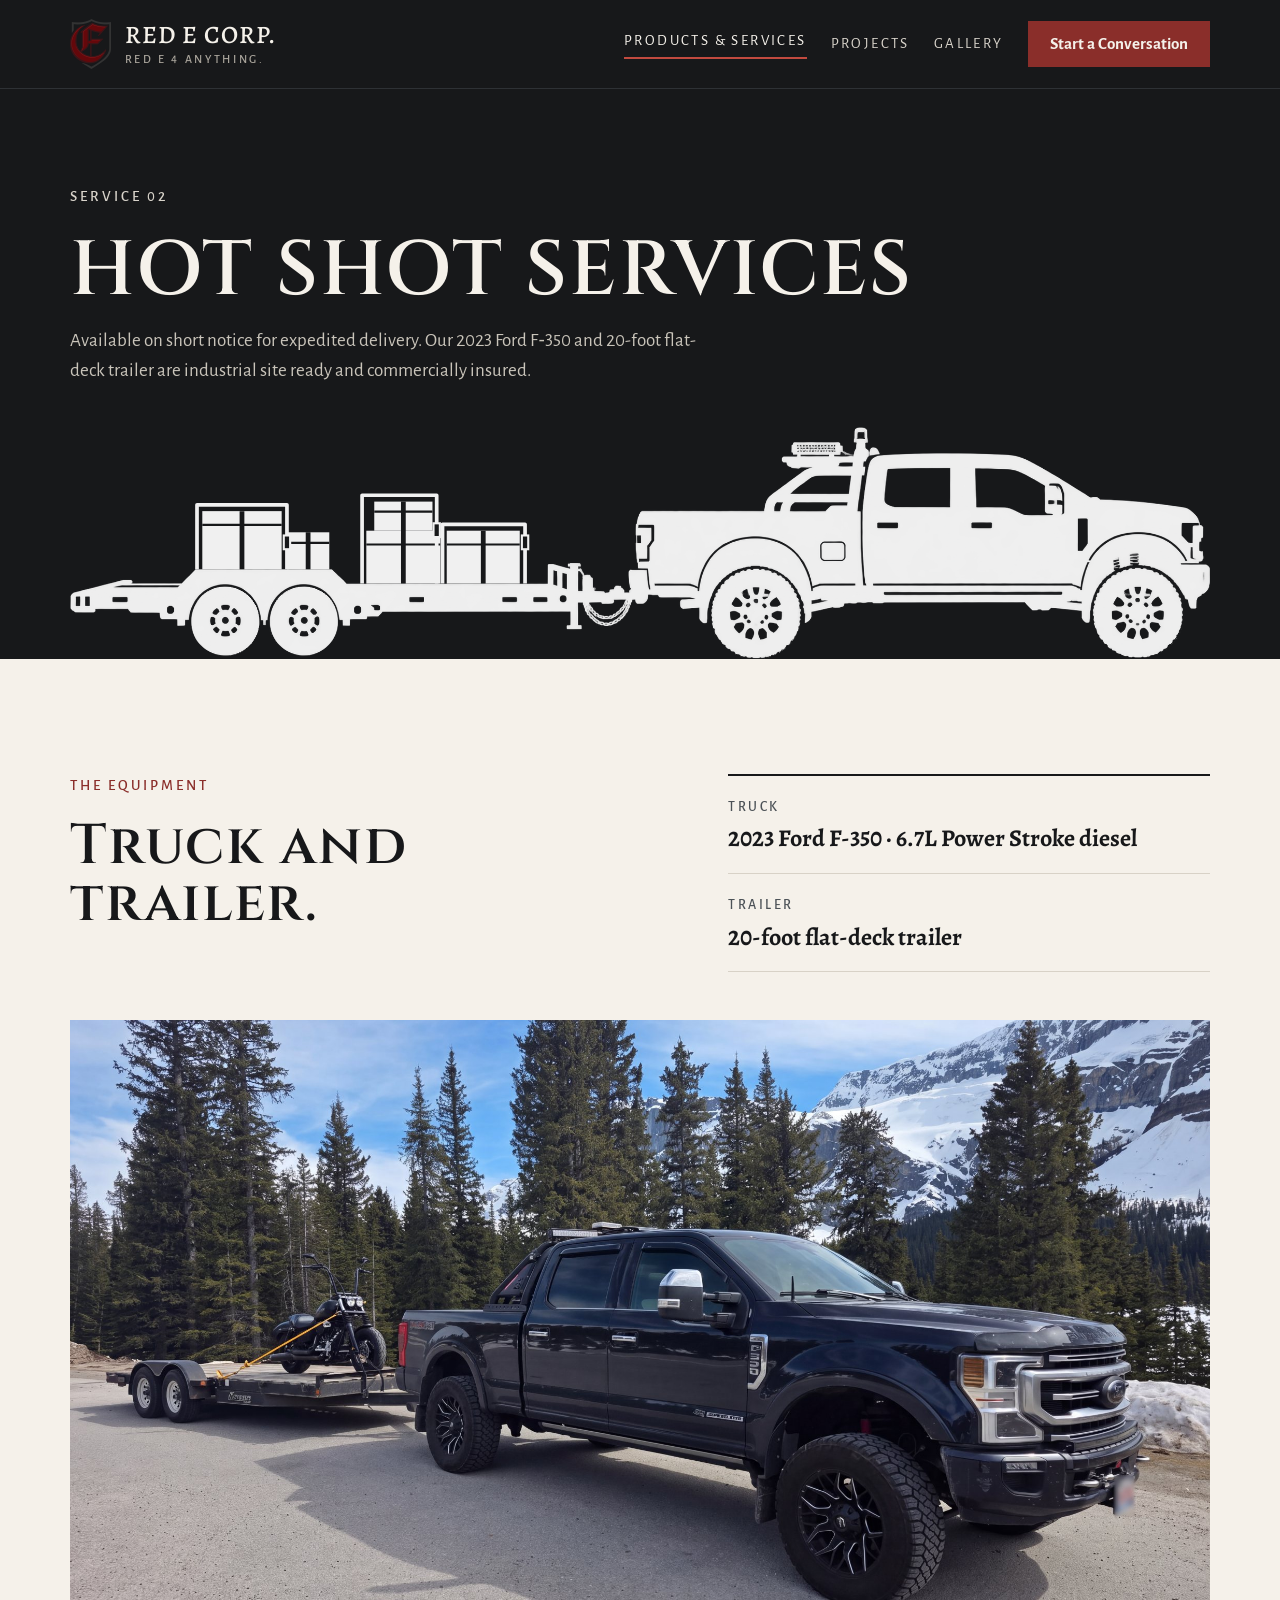
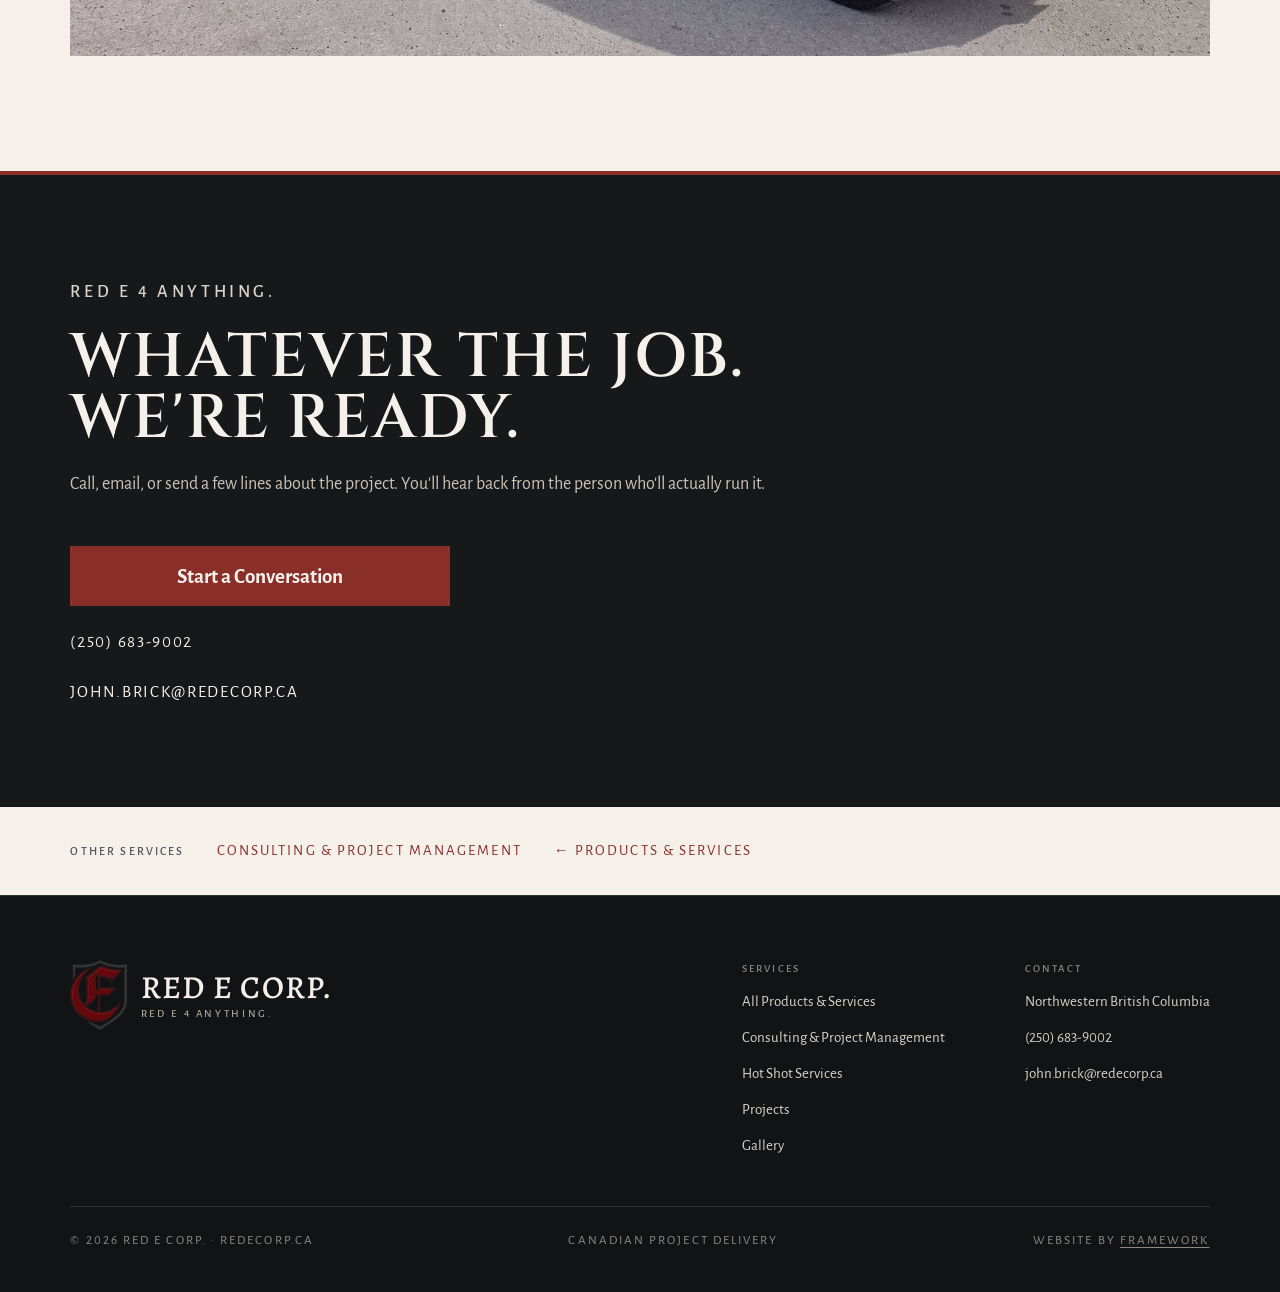
<file: hot-shot-services.html>
<!doctype html>
<html lang="en-CA">
<head>
<meta charset="utf-8">
<meta name="viewport" content="width=device-width, initial-scale=1">
<title>Hot Shot Services | Short-Notice Delivery | Red E Corp.</title>
<meta name="description" content="Short-notice, expedited hot shot delivery from Red E Corp.: an industrial site ready, commercially insured 2023 Ford F-350 with a 20-foot flat-deck trailer.">
<meta name="theme-color" content="#17181A">
<link rel="canonical" href="https://redecorp.ca/hot-shot-services">
<meta property="og:type" content="website">
<meta property="og:locale" content="en_CA">
<meta property="og:site_name" content="Red E Corp.">
<meta property="og:title" content="Hot Shot Services | Short-Notice Delivery | Red E Corp.">
<meta property="og:description" content="Short-notice, expedited hot shot delivery. Industrial site ready and commercially insured.">
<meta property="og:url" content="https://redecorp.ca/hot-shot-services">
<meta property="og:image" content="https://redecorp.ca/assets/img/og-image.jpg">
<meta property="og:image:width" content="1200">
<meta property="og:image:height" content="630">
<meta property="og:image:alt" content="Red E Corp. shield logo with the text Project management &amp; consulting in Northwestern British Columbia">
<meta name="twitter:card" content="summary_large_image">
<meta name="twitter:title" content="Hot Shot Services | Short-Notice Delivery | Red E Corp.">
<meta name="twitter:description" content="Short-notice, expedited hot shot delivery. Industrial site ready and commercially insured.">
<meta name="twitter:image" content="https://redecorp.ca/assets/img/og-image.jpg">
<meta name="twitter:image:alt" content="Red E Corp. shield logo with the text Project management &amp; consulting in Northwestern British Columbia">
<link rel="icon" type="image/png" sizes="32x32" href="/assets/img/favicon-32.png">
<link rel="icon" type="image/png" sizes="512x512" href="/assets/img/favicon-512.png">
<link rel="apple-touch-icon" href="/assets/img/apple-touch-icon.png">
<link rel="preload" href="/assets/fonts/cinzel-latin-600-normal.woff2" as="font" type="font/woff2" crossorigin>
<link rel="preload" href="/assets/fonts/alegreya-latin-700-normal.woff2" as="font" type="font/woff2" crossorigin>
<link rel="preload" href="/assets/fonts/alegreya-sans-latin-400-normal.woff2" as="font" type="font/woff2" crossorigin>
<link rel="stylesheet" href="/assets/css/styles.css">
<script type="application/ld+json">
{"@context":"https://schema.org","@graph":[{"@type":["ProfessionalService","LocalBusiness"],"@id":"https://redecorp.ca/#business","name":"Red E Corp.","url":"https://redecorp.ca/","logo":{"@type":"ImageObject","url":"https://redecorp.ca/assets/img/crest.png"},"image":"https://redecorp.ca/assets/img/og-image.jpg","slogan":"Red E 4 Anything.","description":"Project management and consulting for industrial, commercial and residential work in Northwestern British Columbia, plus hot shot delivery.","telephone":"+1-250-683-9002","email":"john.brick@redecorp.ca","areaServed":{"@type":"AdministrativeArea","name":"Northwestern British Columbia"},"founder":{"@type":"Person","name":"John Brick Sr."},"knowsAbout":["Project management","Construction consulting","Risk assessment","Estimating","Scheduling","Timber frame construction","Hot shot delivery"]},{"@type":"WebSite","@id":"https://redecorp.ca/#website","url":"https://redecorp.ca/","name":"Red E Corp.","publisher":{"@id":"https://redecorp.ca/#business"},"inLanguage":"en-CA"},{"@type":"WebPage","@id":"https://redecorp.ca/hot-shot-services#webpage","url":"https://redecorp.ca/hot-shot-services","name":"Hot Shot Services | Short-Notice Delivery | Red E Corp.","description":"Short-notice, expedited hot shot delivery from Red E Corp.: an industrial site ready, commercially insured 2023 Ford F-350 with a 20-foot flat-deck trailer.","isPartOf":{"@id":"https://redecorp.ca/#website"},"about":{"@id":"https://redecorp.ca/#business"},"primaryImageOfPage":{"@type":"ImageObject","url":"https://redecorp.ca/assets/img/og-image.jpg"},"inLanguage":"en-CA"},{"@type":"BreadcrumbList","@id":"https://redecorp.ca/hot-shot-services#breadcrumb","itemListElement":[{"@type":"ListItem","position":1,"name":"Home","item":"https://redecorp.ca/"},{"@type":"ListItem","position":2,"name":"Products & Services","item":"https://redecorp.ca/products-services"},{"@type":"ListItem","position":3,"name":"Hot Shot Services","item":"https://redecorp.ca/hot-shot-services"}]},{"@type":"Service","@id":"https://redecorp.ca/hot-shot-services#service","name":"Hot Shot Services","serviceType":"Hot shot delivery","provider":{"@id":"https://redecorp.ca/#business"},"url":"https://redecorp.ca/hot-shot-services","description":"Short-notice, expedited hot shot delivery from Red E Corp.: an industrial site ready, commercially insured 2023 Ford F-350 with a 20-foot flat-deck trailer."}]}
</script>
</head>
<body>
<a class="skip" href="#main">Skip to content</a>

<header class="site-header">
  <div class="wrap">
    <a class="brand" href="/" aria-label="Red E Corp. home">
      <img src="/assets/img/crest.png" alt="" width="203" height="250">
      <span class="brand__text">
        <span class="brand__name">RED E CORP.</span>
        <span class="brand__tag">RED E 4 ANYTHING.</span>
      </span>
    </a>
    <nav class="nav" aria-label="Main">
      <a href="/products-services" aria-current="true">Products &amp; Services</a><a href="/projects">Projects</a><a href="/gallery">Gallery</a>
      <a class="btn" href="/contact">Start a Conversation</a>
    </nav>
  </div>
</header>

<main id="main">
  <section class="page-hero page-hero--graphic">
    <div class="wrap">
      <p class="label">Service 02</p>
      <h1>Hot Shot Services</h1>
      <p class="page-hero__blurb">Available on short notice for expedited delivery. Our 2023 Ford F&#8209;350 and 20-foot flat-deck trailer are industrial site ready and commercially insured.</p>
      <div class="page-hero__rig">
        <div class="page-hero__vehicle">
        <div class="page-hero__ride">
          <img class="page-hero__graphic" src="/assets/img/hotshot-body.png" alt="Ford F-350 pickup with headache rack, light bar and beacon, hauling a flat deck trailer loaded with strapped-down boxes" width="2153" height="439">
          <img class="page-hero__wheel page-hero__wheel--trailer" src="/assets/img/hotshot-wheel-trailer-a.png" alt="" width="132" height="132" style="left:10.4970%;top:68.7927%;width:6.1310%;transform-origin:50.000% 50.379%">
          <img class="page-hero__wheel page-hero__wheel--trailer" src="/assets/img/hotshot-wheel-trailer-b.png" alt="" width="132" height="132" style="left:17.4176%;top:68.7927%;width:6.1310%;transform-origin:50.000% 50.379%">
          <img class="page-hero__wheel page-hero__wheel--truck" src="/assets/img/hotshot-wheel-truck-a.png" alt="" width="176" height="176" style="left:56.0149%;top:60.1367%;width:8.1746%;transform-origin:50.284% 50.284%">
          <img class="page-hero__wheel page-hero__wheel--truck" src="/assets/img/hotshot-wheel-truck-b.png" alt="" width="176" height="176" style="left:89.5959%;top:60.1367%;width:8.1746%;transform-origin:50.284% 50.000%">
          <svg class="page-hero__cargo" viewBox="0 0 2153 439" aria-hidden="true" focusable="false">
          <g class="box">
            <rect x="250" y="159" width="150" height="110"/>
            <rect x="410" y="199" width="80" height="70"/>
            <rect x="560" y="196" width="140" height="100"/>
            <rect x="575" y="141" width="110" height="55"/>
            <rect x="712" y="196" width="138" height="100"/>
          </g>
          <g class="cut">
            <path d="M250 185H400M410 219H490M560 222H700M575 160H685M712 222H850"/>
            <path d="M325 159V269M450 199V269M630 141V296M781 196V296" stroke-width="9"/>
          </g>
          <g class="strap">
            <path d="M240 269V147H410V269M552 296V129H693V296M704 296V184H860V296"/>
          </g>
          <g class="buckle">
            <rect x="404" y="205" width="12" height="26"/>
            <rect x="687" y="182" width="12" height="26"/>
            <rect x="854" y="205" width="12" height="26"/>
          </g>
        </svg>
        </div>
        </div>
      </div>
    </div>
  </section>

  <section class="equipment">
    <div class="wrap">
      <div>
        <p class="label">The equipment</p>
        <h2 class="h2">Truck and trailer.</h2>
      </div>
      <dl class="specs">
        <div><dt>Truck</dt><dd>2023 Ford F-350 &middot; 6.7L Power Stroke diesel</dd></div>
        <div><dt>Trailer</dt><dd>20-foot flat-deck trailer</dd></div>
      </dl>
      <figure class="equipment__photo">
        <img src="/assets/img/hotshot-f350.jpg" alt="Hot shot truck: black 2023 Ford F-350 with a headache rack, light bar and beacon, towing a 20-foot flat-deck trailer with snow-covered mountains behind" width="2200" height="1228" loading="lazy">
      </figure>
    </div>
  </section>

  <section class="contact" id="contact">
    <div class="wrap">
      <div class="contact__text">
        <p class="label">Red E 4 Anything.</p>
        <h2>Whatever the job. We're ready.</h2>
        <p>Call, email, or send a few lines about the project. You'll hear back from the person who'll actually run it.</p>
      </div>
      <div class="contact__actions">
        <a class="btn btn--lg" href="/contact?service=hot-shot">Start a Conversation</a>
        <a href="tel:+12506839002">(250) 683-9002</a>
        <a href="mailto:john.brick@redecorp.ca">JOHN.BRICK@REDECORP.CA</a>
      </div>
    </div>
  </section>

  <section class="other-services">
    <div class="wrap"><span class="label">Other services</span><a href="/consulting">Consulting &amp; Project Management</a><a href="/products-services">← Products &amp; Services</a></div>
  </section>
</main>

<footer class="site-footer">
  <div class="wrap">
    <div class="footer-top">
      <a class="brand" href="/" aria-label="Red E Corp. home">
        <img src="/assets/img/crest.png" alt="" width="203" height="250">
        <span class="brand__text">
          <span class="brand__name">RED E CORP.</span>
          <span class="brand__tag">RED E 4 ANYTHING.</span>
        </span>
      </a>
      <div class="footer-cols">
        <div>
          <span class="label">Services</span>
          <a href="/products-services">All Products &amp; Services</a>
          <a href="/consulting">Consulting &amp; Project Management</a><a href="/hot-shot-services">Hot Shot Services</a>
          <a href="/projects">Projects</a>
          <a href="/gallery">Gallery</a>
        </div>
        <div>
          <span class="label">Contact</span>
          <span>Northwestern British Columbia</span>
          <a href="tel:+12506839002">(250) 683-9002</a>
          <a href="mailto:john.brick@redecorp.ca">john.brick@redecorp.ca</a>
        </div>
      </div>
    </div>
    <div class="footer-bottom">
      <span>© 2026 RED E CORP. · REDECORP.CA</span>
      <span>CANADIAN PROJECT DELIVERY</span>
      <span class="footer-credit">Website by <a class="credit" href="https://frameworkco.ca" target="_blank" rel="noopener">Framework</a></span>
    </div>
  </div>
</footer>

<script>
(function () {
  var hero = document.querySelector('.page-hero--graphic');
  if (!hero) return;
  var mq = window.matchMedia('(prefers-reduced-motion: reduce)');
  var inView = true;
  function sync() { hero.classList.toggle('is-paused', !inView || document.hidden); }
  function enable() {
    if (mq.matches) { hero.classList.remove('is-animated', 'is-paused'); return; }
    hero.classList.add('is-animated', 'is-paused');
    sync();
  }
  enable();
  if (mq.addEventListener) mq.addEventListener('change', enable);
  if ('IntersectionObserver' in window) {
    new IntersectionObserver(function (entries) {
      inView = entries[entries.length - 1].isIntersecting;
      sync();
    }, { threshold: 0.05 }).observe(hero);
  }
  document.addEventListener('visibilitychange', sync);
})();
</script>
</body>
</html>
</file>
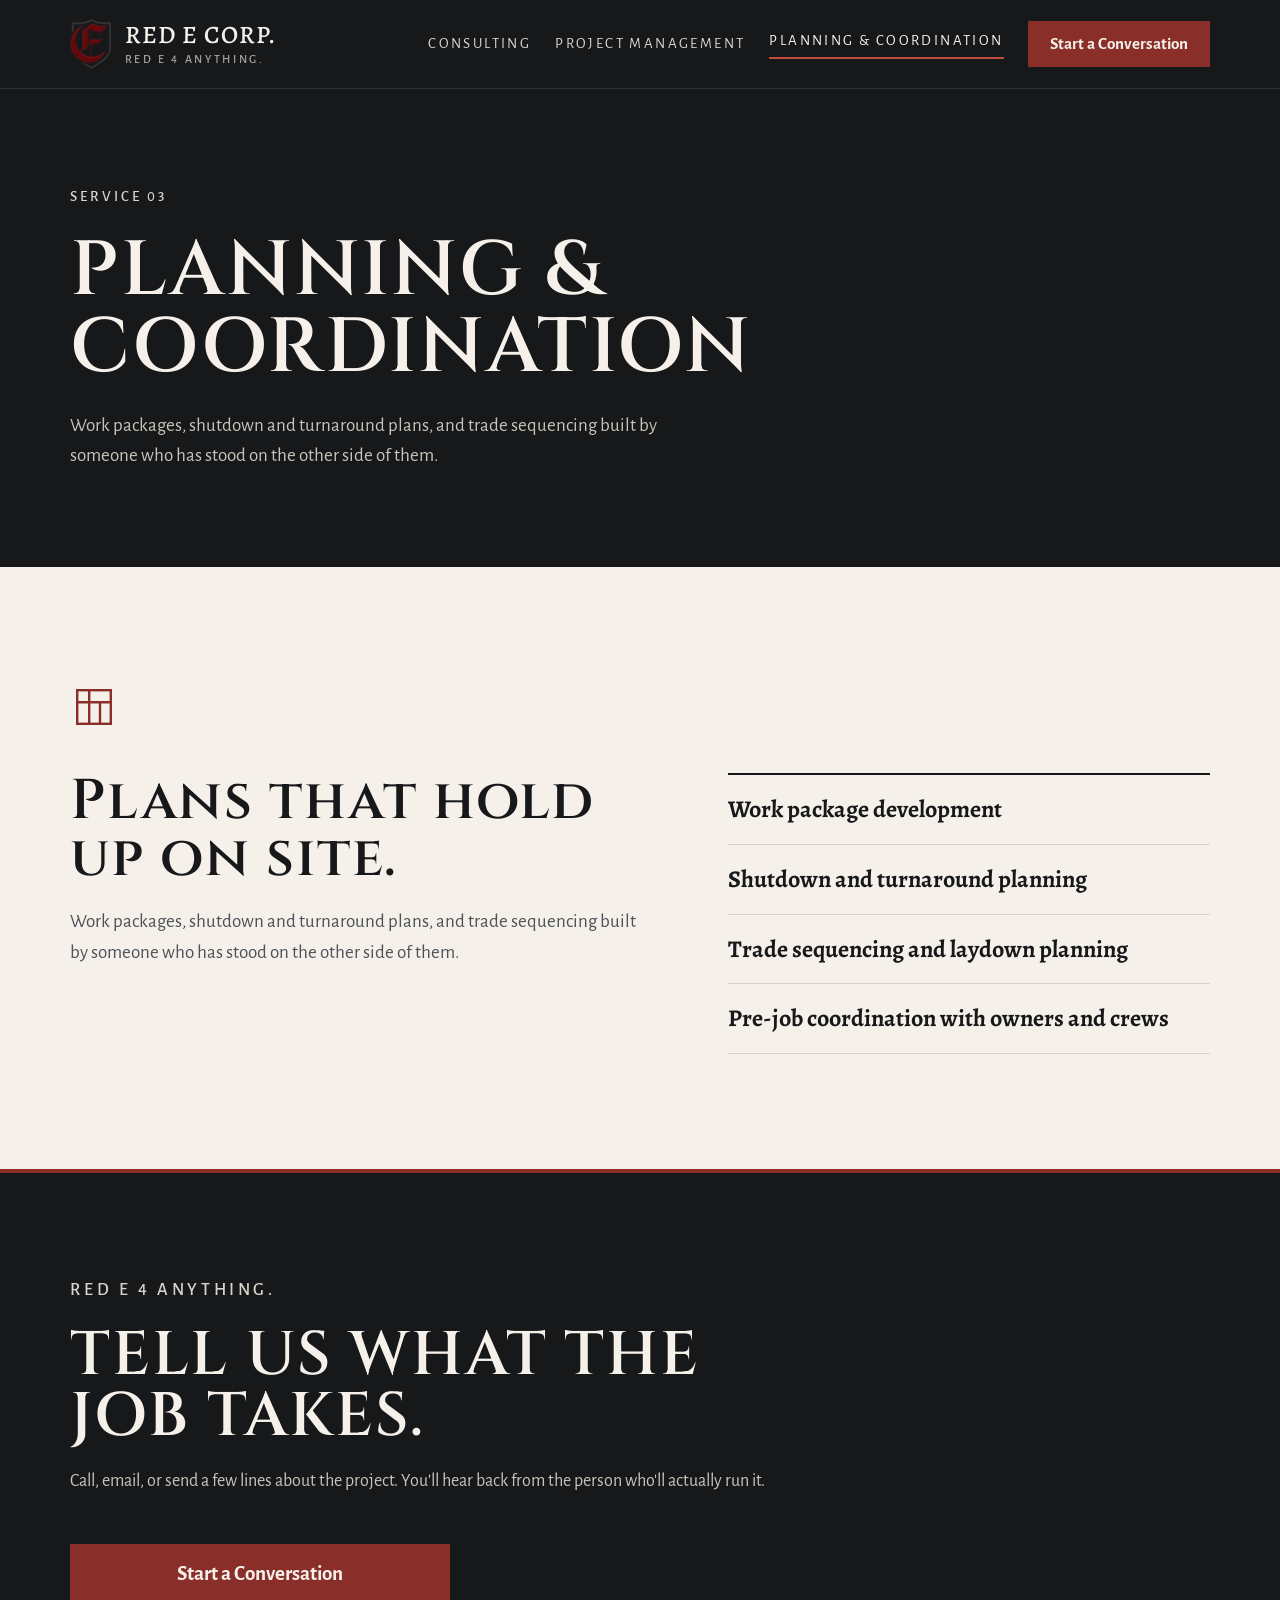
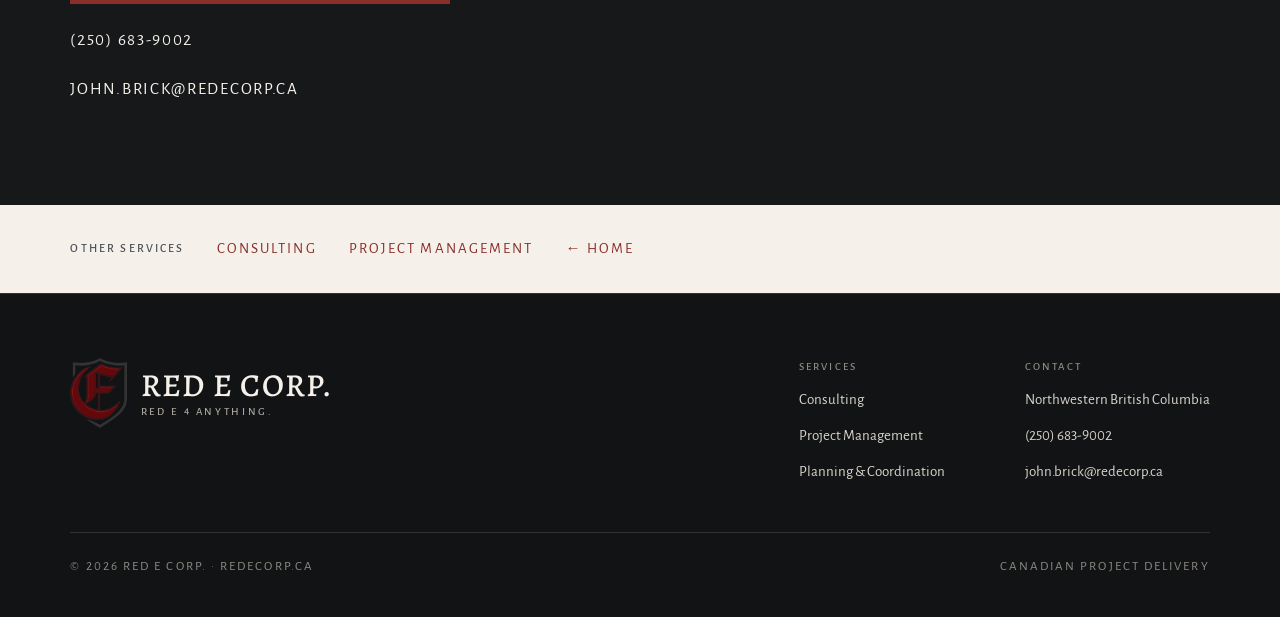
<file: planning-coordination.html>
<!doctype html>
<html lang="en-CA">
<head>
<meta charset="utf-8">
<meta name="viewport" content="width=device-width, initial-scale=1">
<title>Planning &amp; Coordination | Red E Corp. | Northwestern BC</title>
<meta name="description" content="Work packages, shutdown and turnaround plans, and trade sequencing built by someone who has stood on the other side of them.">
<meta name="theme-color" content="#17181A">
<link rel="canonical" href="https://redecorp.ca/planning-coordination.html">
<meta property="og:type" content="website">
<meta property="og:site_name" content="Red E Corp.">
<meta property="og:title" content="Planning &amp; Coordination | Red E Corp.">
<meta property="og:description" content="Work packages, shutdown and turnaround plans, and trade sequencing built by someone who has stood on the other side of them.">
<meta property="og:url" content="https://redecorp.ca/planning-coordination.html">
<meta property="og:image" content="https://redecorp.ca/assets/img/favicon-512.png">
<link rel="icon" type="image/png" sizes="32x32" href="assets/img/favicon-32.png">
<link rel="icon" type="image/png" sizes="512x512" href="assets/img/favicon-512.png">
<link rel="apple-touch-icon" href="assets/img/apple-touch-icon.png">
<link rel="preconnect" href="https://fonts.googleapis.com">
<link rel="preconnect" href="https://fonts.gstatic.com" crossorigin>
<link href="https://fonts.googleapis.com/css2?family=Barlow+Semi+Condensed:wght@600;700;900&amp;family=Inter:wght@400;500&amp;family=IBM+Plex+Mono:wght@500&amp;display=swap" rel="stylesheet">
<link rel="stylesheet" href="assets/css/styles.css">
<script type="application/ld+json">
{"@context":"https://schema.org","@type":"ProfessionalService","name":"Red E Corp.","url":"https://redecorp.ca/","logo":"https://redecorp.ca/assets/img/crest.png","slogan":"Red E 4 Anything.","telephone":"+1-250-683-9002","email":"john.brick@redecorp.ca","areaServed":"Northwestern British Columbia","founder":{"@type":"Person","name":"John Brick Sr."}}
</script>
</head>
<body>
<a class="skip" href="#main">Skip to content</a>

<header class="site-header">
  <div class="wrap">
    <a class="brand" href="index.html" aria-label="Red E Corp. home">
      <img src="assets/img/crest.png" alt="" width="203" height="250">
      <span class="brand__text">
        <span class="brand__name">RED E CORP.</span>
        <span class="brand__tag">RED E 4 ANYTHING.</span>
      </span>
    </a>
    <nav class="nav" aria-label="Main">
      <a href="consulting.html">Consulting</a><a href="project-management.html">Project Management</a><a href="planning-coordination.html" aria-current="page">Planning &amp; Coordination</a>
      <a class="btn" href="mailto:john.brick@redecorp.ca?subject=Project%20enquiry">Start a Conversation</a>
    </nav>
  </div>
</header>

<main id="main">
  <section class="page-hero">
    <div class="wrap">
      <p class="label">Service 03</p>
      <h1>Planning &amp; Coordination</h1>
      <p>Work packages, shutdown and turnaround plans, and trade sequencing built by someone who has stood on the other side of them.</p>
    </div>
  </section>

  <section class="service-detail">
    <div class="wrap">
      <div class="service-detail__icon"><svg viewBox="0 0 40 40" fill="none" stroke="#8A2E2A" stroke-width="2" aria-hidden="true"><rect x="6" y="6" width="28" height="28"/><path d="M6 16h28M16 6v28M25 16v18"/></svg></div>
      <div>
        <h2 class="h2">Plans that hold up on site.</h2>
        <p class="lead">Work packages, shutdown and turnaround plans, and trade sequencing built by someone who has stood on the other side of them.</p>
      </div>
      <ul class="checklist"><li>Work package development</li><li>Shutdown and turnaround planning</li><li>Trade sequencing and laydown planning</li><li>Pre-job coordination with owners and crews</li></ul>
    </div>
  </section>

  <section class="contact" id="contact">
    <div class="wrap">
      <div class="contact__text">
        <p class="label">Red E 4 Anything.</p>
        <h2>Tell us what the job takes.</h2>
        <p>Call, email, or send a few lines about the project. You'll hear back from the person who'll actually run it.</p>
      </div>
      <div class="contact__actions">
        <a class="btn btn--lg" href="mailto:john.brick@redecorp.ca?subject=Planning%20and%20Coordination%20enquiry">Start a Conversation</a>
        <a href="tel:+12506839002">(250) 683-9002</a>
        <a href="mailto:john.brick@redecorp.ca">JOHN.BRICK@REDECORP.CA</a>
      </div>
    </div>
  </section>

  <section class="other-services">
    <div class="wrap"><span class="label">Other services</span><a href="consulting.html">Consulting</a><a href="project-management.html">Project Management</a><a href="index.html">← Home</a></div>
  </section>
</main>

<footer class="site-footer">
  <div class="wrap">
    <div class="footer-top">
      <a class="brand" href="index.html" aria-label="Red E Corp. home">
        <img src="assets/img/crest.png" alt="" width="203" height="250">
        <span class="brand__text">
          <span class="brand__name">RED E CORP.</span>
          <span class="brand__tag">RED E 4 ANYTHING.</span>
        </span>
      </a>
      <div class="footer-cols">
        <div>
          <span class="label">Services</span>
          <a href="consulting.html">Consulting</a><a href="project-management.html">Project Management</a><a href="planning-coordination.html">Planning &amp; Coordination</a>
        </div>
        <div>
          <span class="label">Contact</span>
          <span>Northwestern British Columbia</span>
          <a href="tel:+12506839002">(250) 683-9002</a>
          <a href="mailto:john.brick@redecorp.ca">john.brick@redecorp.ca</a>
        </div>
      </div>
    </div>
    <div class="footer-bottom">
      <span>© 2026 RED E CORP. · REDECORP.CA</span>
      <span>CANADIAN PROJECT DELIVERY</span>
    </div>
  </div>
</footer>

</body>
</html>
</file>
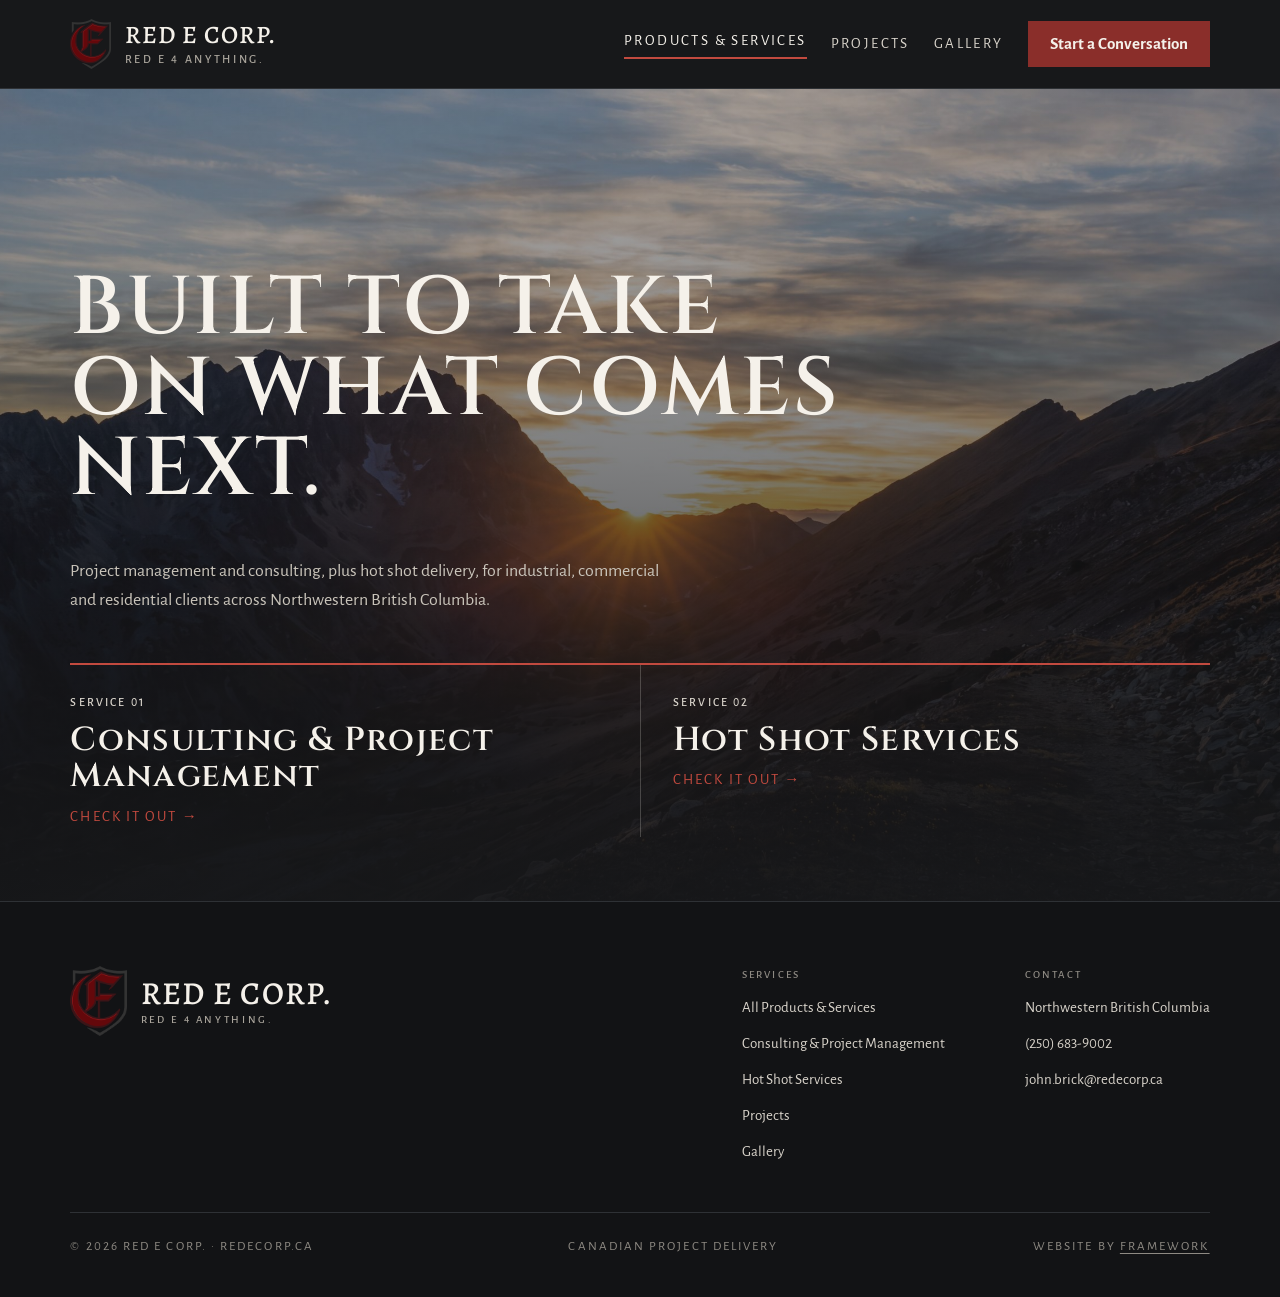
<file: products-services.html>
<!doctype html>
<html lang="en-CA">
<head>
<meta charset="utf-8">
<meta name="viewport" content="width=device-width, initial-scale=1">
<title>Project Management &amp; Hot Shot Services | Red E Corp.</title>
<meta name="description" content="Project management and consulting for industrial, commercial and residential clients in Northwestern BC, plus short-notice hot shot delivery.">
<meta name="theme-color" content="#17181A">
<link rel="canonical" href="https://redecorp.ca/products-services">
<meta property="og:type" content="website">
<meta property="og:locale" content="en_CA">
<meta property="og:site_name" content="Red E Corp.">
<meta property="og:title" content="Project Management &amp; Hot Shot Services | Red E Corp.">
<meta property="og:description" content="Consulting &amp; Project Management and Hot Shot Services from Red E Corp. in Northwestern British Columbia.">
<meta property="og:url" content="https://redecorp.ca/products-services">
<meta property="og:image" content="https://redecorp.ca/assets/img/og-image.jpg">
<meta property="og:image:width" content="1200">
<meta property="og:image:height" content="630">
<meta property="og:image:alt" content="Red E Corp. shield logo with the text Project management &amp; consulting in Northwestern British Columbia">
<meta name="twitter:card" content="summary_large_image">
<meta name="twitter:title" content="Project Management &amp; Hot Shot Services | Red E Corp.">
<meta name="twitter:description" content="Consulting &amp; Project Management and Hot Shot Services from Red E Corp. in Northwestern British Columbia.">
<meta name="twitter:image" content="https://redecorp.ca/assets/img/og-image.jpg">
<meta name="twitter:image:alt" content="Red E Corp. shield logo with the text Project management &amp; consulting in Northwestern British Columbia">
<link rel="icon" type="image/png" sizes="32x32" href="/assets/img/favicon-32.png">
<link rel="icon" type="image/png" sizes="512x512" href="/assets/img/favicon-512.png">
<link rel="apple-touch-icon" href="/assets/img/apple-touch-icon.png">
<link rel="preload" href="/assets/fonts/cinzel-latin-600-normal.woff2" as="font" type="font/woff2" crossorigin>
<link rel="preload" href="/assets/fonts/alegreya-latin-700-normal.woff2" as="font" type="font/woff2" crossorigin>
<link rel="preload" href="/assets/fonts/alegreya-sans-latin-400-normal.woff2" as="font" type="font/woff2" crossorigin>
<link rel="stylesheet" href="/assets/css/styles.css">
<script type="application/ld+json">
{"@context":"https://schema.org","@graph":[{"@type":["ProfessionalService","LocalBusiness"],"@id":"https://redecorp.ca/#business","name":"Red E Corp.","url":"https://redecorp.ca/","logo":{"@type":"ImageObject","url":"https://redecorp.ca/assets/img/crest.png"},"image":"https://redecorp.ca/assets/img/og-image.jpg","slogan":"Red E 4 Anything.","description":"Project management and consulting for industrial, commercial and residential work in Northwestern British Columbia, plus hot shot delivery.","telephone":"+1-250-683-9002","email":"john.brick@redecorp.ca","areaServed":{"@type":"AdministrativeArea","name":"Northwestern British Columbia"},"founder":{"@type":"Person","name":"John Brick Sr."},"knowsAbout":["Project management","Construction consulting","Risk assessment","Estimating","Scheduling","Timber frame construction","Hot shot delivery"]},{"@type":"WebSite","@id":"https://redecorp.ca/#website","url":"https://redecorp.ca/","name":"Red E Corp.","publisher":{"@id":"https://redecorp.ca/#business"},"inLanguage":"en-CA"},{"@type":"WebPage","@id":"https://redecorp.ca/products-services#webpage","url":"https://redecorp.ca/products-services","name":"Project Management & Hot Shot Services | Red E Corp.","description":"Project management and consulting for industrial, commercial and residential clients in Northwestern BC, plus short-notice hot shot delivery.","isPartOf":{"@id":"https://redecorp.ca/#website"},"about":{"@id":"https://redecorp.ca/#business"},"primaryImageOfPage":{"@type":"ImageObject","url":"https://redecorp.ca/assets/img/og-image.jpg"},"inLanguage":"en-CA"},{"@type":"BreadcrumbList","@id":"https://redecorp.ca/products-services#breadcrumb","itemListElement":[{"@type":"ListItem","position":1,"name":"Home","item":"https://redecorp.ca/"},{"@type":"ListItem","position":2,"name":"Products & Services","item":"https://redecorp.ca/products-services"}]}]}
</script>
</head>
<body>
<a class="skip" href="#main">Skip to content</a>

<header class="site-header">
  <div class="wrap">
    <a class="brand" href="/" aria-label="Red E Corp. home">
      <img src="/assets/img/crest.png" alt="" width="203" height="250">
      <span class="brand__text">
        <span class="brand__name">RED E CORP.</span>
        <span class="brand__tag">RED E 4 ANYTHING.</span>
      </span>
    </a>
    <nav class="nav" aria-label="Main">
      <a href="/products-services" aria-current="page">Products &amp; Services</a><a href="/projects">Projects</a><a href="/gallery">Gallery</a>
      <a class="btn" href="/contact">Start a Conversation</a>
    </nav>
  </div>
</header>

<main id="main">
  <section class="hero hero--home" id="top">
    <div class="hero__photo" role="img" aria-label="Mountain ridge at sunrise"></div>
    <div class="wrap">
      <h1>Built to take on what comes next.</h1>
      <p class="hero__lede">Project management and consulting, plus hot shot delivery, for industrial, commercial and residential clients across Northwestern British Columbia.</p>
      <nav class="hero-services" aria-label="Services">
      <a class="hero-service" href="/consulting">
        <span class="label">Service 01</span>
        <span class="hero-service__name">Consulting &amp; Project Management</span>
        <span class="hero-service__go">Check it out →</span>
      </a>
      <a class="hero-service" href="/hot-shot-services">
        <span class="label">Service 02</span>
        <span class="hero-service__name">Hot Shot Services</span>
        <span class="hero-service__go">Check it out →</span>
      </a>
      </nav>
    </div>
  </section>
</main>

<footer class="site-footer">
  <div class="wrap">
    <div class="footer-top">
      <a class="brand" href="/" aria-label="Red E Corp. home">
        <img src="/assets/img/crest.png" alt="" width="203" height="250">
        <span class="brand__text">
          <span class="brand__name">RED E CORP.</span>
          <span class="brand__tag">RED E 4 ANYTHING.</span>
        </span>
      </a>
      <div class="footer-cols">
        <div>
          <span class="label">Services</span>
          <a href="/products-services">All Products &amp; Services</a>
          <a href="/consulting">Consulting &amp; Project Management</a><a href="/hot-shot-services">Hot Shot Services</a>
          <a href="/projects">Projects</a>
          <a href="/gallery">Gallery</a>
        </div>
        <div>
          <span class="label">Contact</span>
          <span>Northwestern British Columbia</span>
          <a href="tel:+12506839002">(250) 683-9002</a>
          <a href="mailto:john.brick@redecorp.ca">john.brick@redecorp.ca</a>
        </div>
      </div>
    </div>
    <div class="footer-bottom">
      <span>© 2026 RED E CORP. · REDECORP.CA</span>
      <span>CANADIAN PROJECT DELIVERY</span>
      <span class="footer-credit">Website by <a class="credit" href="https://frameworkco.ca" target="_blank" rel="noopener">Framework</a></span>
    </div>
  </div>
</footer>

</body>
</html>
</file>
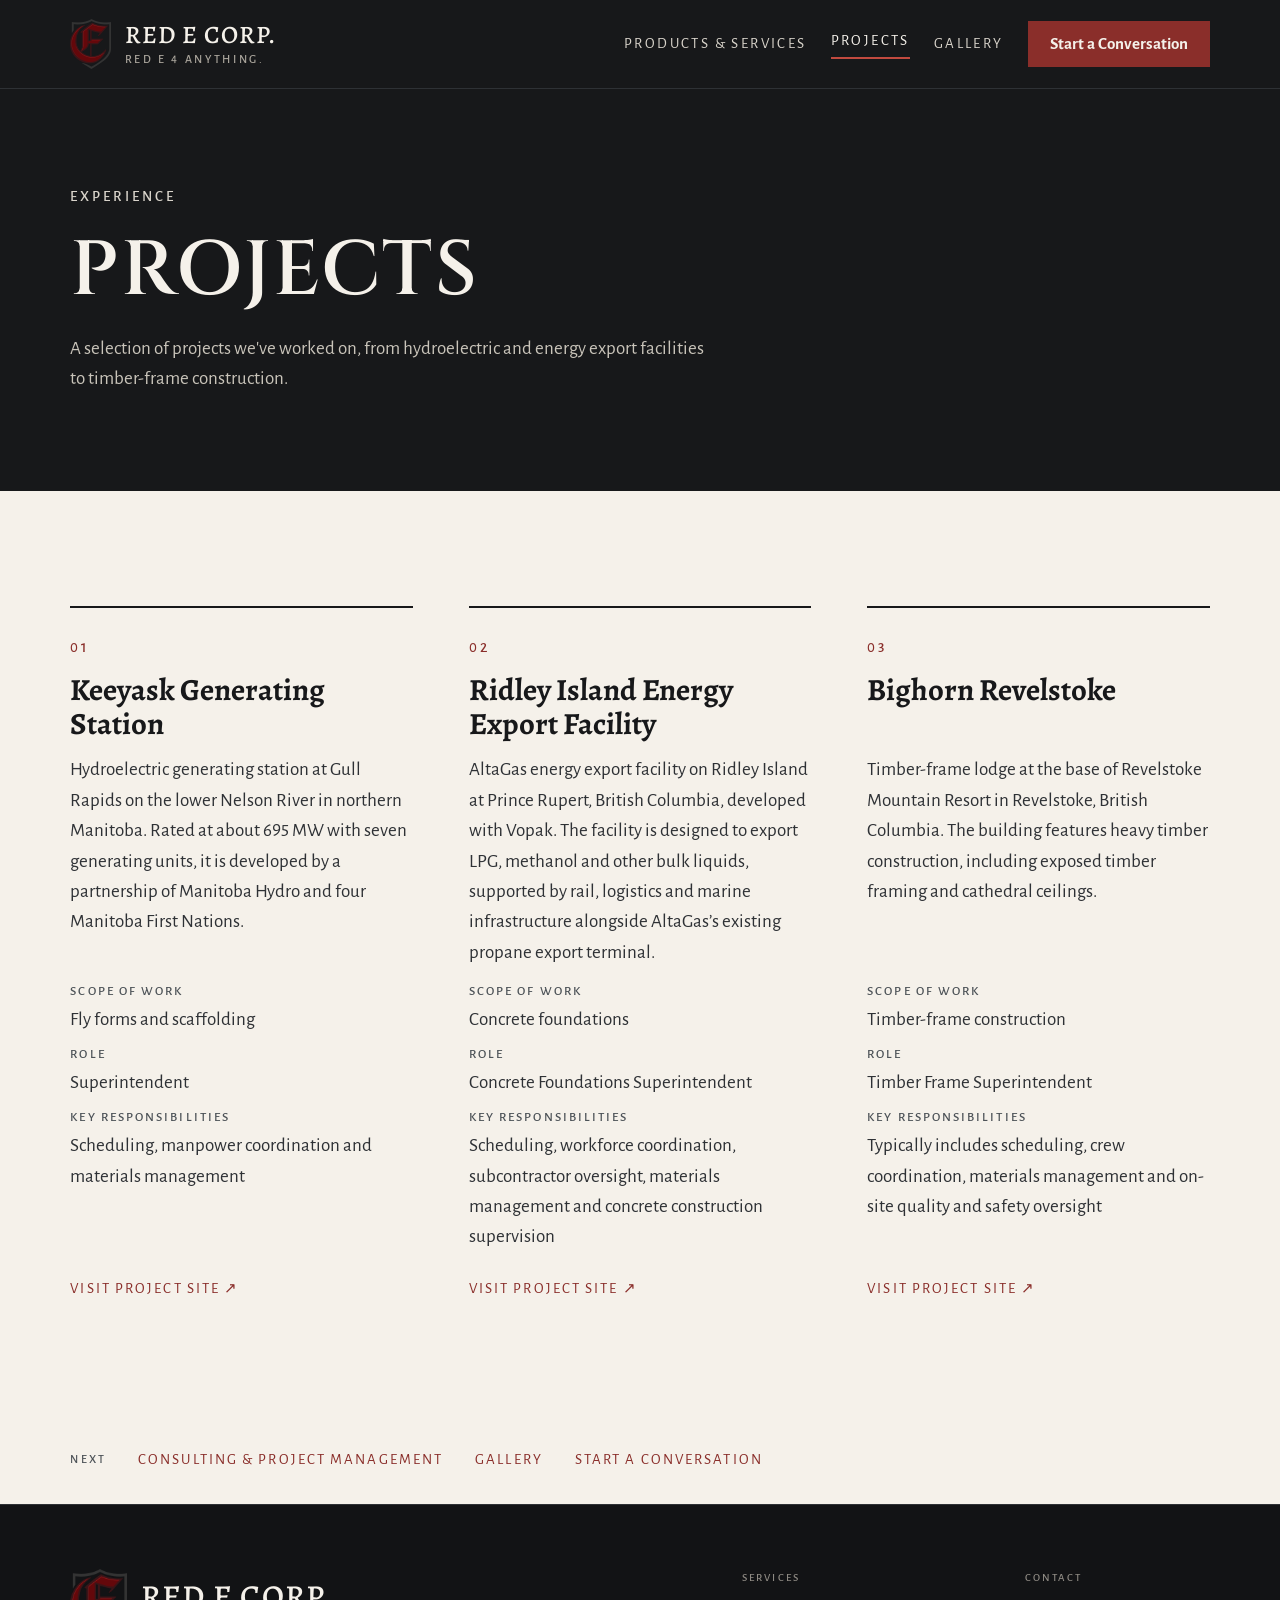
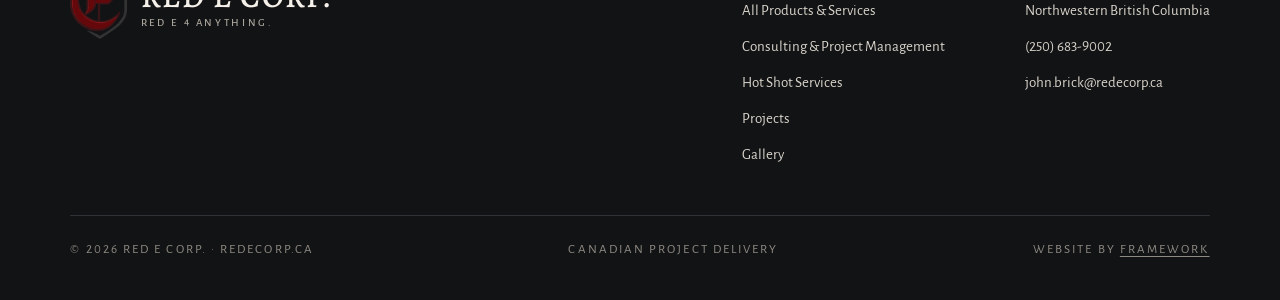
<file: projects.html>
<!doctype html>
<html lang="en-CA">
<head>
<meta charset="utf-8">
<meta name="viewport" content="width=device-width, initial-scale=1">
<title>Projects | Hydro, Energy Export &amp; Timber Frame | Red E Corp.</title>
<meta name="description" content="Project experience: Keeyask hydroelectric station, the Ridley Island Energy Export Facility and the Bighorn Revelstoke timber-frame lodge.">
<meta name="theme-color" content="#17181A">
<link rel="canonical" href="https://redecorp.ca/projects">
<meta property="og:type" content="website">
<meta property="og:locale" content="en_CA">
<meta property="og:site_name" content="Red E Corp.">
<meta property="og:title" content="Projects | Hydro, Energy Export &amp; Timber Frame | Red E Corp.">
<meta property="og:description" content="Keeyask Generating Station, Ridley Island Energy Export Facility and Bighorn Revelstoke.">
<meta property="og:url" content="https://redecorp.ca/projects">
<meta property="og:image" content="https://redecorp.ca/assets/img/og-image.jpg">
<meta property="og:image:width" content="1200">
<meta property="og:image:height" content="630">
<meta property="og:image:alt" content="Red E Corp. shield logo with the text Project management &amp; consulting in Northwestern British Columbia">
<meta name="twitter:card" content="summary_large_image">
<meta name="twitter:title" content="Projects | Hydro, Energy Export &amp; Timber Frame | Red E Corp.">
<meta name="twitter:description" content="Keeyask Generating Station, Ridley Island Energy Export Facility and Bighorn Revelstoke.">
<meta name="twitter:image" content="https://redecorp.ca/assets/img/og-image.jpg">
<meta name="twitter:image:alt" content="Red E Corp. shield logo with the text Project management &amp; consulting in Northwestern British Columbia">
<link rel="icon" type="image/png" sizes="32x32" href="/assets/img/favicon-32.png">
<link rel="icon" type="image/png" sizes="512x512" href="/assets/img/favicon-512.png">
<link rel="apple-touch-icon" href="/assets/img/apple-touch-icon.png">
<link rel="preload" href="/assets/fonts/cinzel-latin-600-normal.woff2" as="font" type="font/woff2" crossorigin>
<link rel="preload" href="/assets/fonts/alegreya-latin-700-normal.woff2" as="font" type="font/woff2" crossorigin>
<link rel="preload" href="/assets/fonts/alegreya-sans-latin-400-normal.woff2" as="font" type="font/woff2" crossorigin>
<link rel="stylesheet" href="/assets/css/styles.css">
<script type="application/ld+json">
{"@context":"https://schema.org","@graph":[{"@type":["ProfessionalService","LocalBusiness"],"@id":"https://redecorp.ca/#business","name":"Red E Corp.","url":"https://redecorp.ca/","logo":{"@type":"ImageObject","url":"https://redecorp.ca/assets/img/crest.png"},"image":"https://redecorp.ca/assets/img/og-image.jpg","slogan":"Red E 4 Anything.","description":"Project management and consulting for industrial, commercial and residential work in Northwestern British Columbia, plus hot shot delivery.","telephone":"+1-250-683-9002","email":"john.brick@redecorp.ca","areaServed":{"@type":"AdministrativeArea","name":"Northwestern British Columbia"},"founder":{"@type":"Person","name":"John Brick Sr."},"knowsAbout":["Project management","Construction consulting","Risk assessment","Estimating","Scheduling","Timber frame construction","Hot shot delivery"]},{"@type":"WebSite","@id":"https://redecorp.ca/#website","url":"https://redecorp.ca/","name":"Red E Corp.","publisher":{"@id":"https://redecorp.ca/#business"},"inLanguage":"en-CA"},{"@type":"CollectionPage","@id":"https://redecorp.ca/projects#webpage","url":"https://redecorp.ca/projects","name":"Projects | Hydro, Energy Export & Timber Frame | Red E Corp.","description":"Project experience: Keeyask hydroelectric station, the Ridley Island Energy Export Facility and the Bighorn Revelstoke timber-frame lodge.","isPartOf":{"@id":"https://redecorp.ca/#website"},"about":{"@id":"https://redecorp.ca/#business"},"primaryImageOfPage":{"@type":"ImageObject","url":"https://redecorp.ca/assets/img/og-image.jpg"},"inLanguage":"en-CA"},{"@type":"BreadcrumbList","@id":"https://redecorp.ca/projects#breadcrumb","itemListElement":[{"@type":"ListItem","position":1,"name":"Home","item":"https://redecorp.ca/"},{"@type":"ListItem","position":2,"name":"Projects","item":"https://redecorp.ca/projects"}]}]}
</script>
</head>
<body>
<a class="skip" href="#main">Skip to content</a>

<header class="site-header">
  <div class="wrap">
    <a class="brand" href="/" aria-label="Red E Corp. home">
      <img src="/assets/img/crest.png" alt="" width="203" height="250">
      <span class="brand__text">
        <span class="brand__name">RED E CORP.</span>
        <span class="brand__tag">RED E 4 ANYTHING.</span>
      </span>
    </a>
    <nav class="nav" aria-label="Main">
      <a href="/products-services">Products &amp; Services</a><a href="/projects" aria-current="page">Projects</a><a href="/gallery">Gallery</a>
      <a class="btn" href="/contact">Start a Conversation</a>
    </nav>
  </div>
</header>

<main id="main">
  <section class="page-hero">
    <div class="wrap">
      <p class="label">Experience</p>
      <h1>Projects</h1>
      <p>A selection of projects we've worked on, from hydroelectric and energy export facilities to timber-frame construction.</p>
    </div>
  </section>

  <section class="projects-section">
    <div class="wrap">
      <div class="project-list">
        <article class="project-item">
          <span class="label">01</span>
          <h3 class="h3">Keeyask Generating Station</h3>
          <p>Hydroelectric generating station at Gull Rapids on the lower Nelson River in northern Manitoba. Rated at about 695 MW with seven generating units, it is developed by a partnership of Manitoba Hydro and four Manitoba First Nations.</p>
          <dl class="project-item__meta">
            <div><dt>Scope of Work</dt><dd>Fly forms and scaffolding</dd></div>
            <div><dt>Role</dt><dd>Superintendent</dd></div>
            <div><dt>Key Responsibilities</dt><dd>Scheduling, manpower coordination and materials management</dd></div>
          </dl>
          <a class="project-item__link" href="https://keeyask.com/the-project/project-descriptions/" target="_blank" rel="noopener noreferrer">Visit project site<span class="visually-hidden"> for Keeyask Generating Station (opens in a new tab)</span> &#8599;</a>
        </article>
        <article class="project-item">
          <span class="label">02</span>
          <h3 class="h3">Ridley Island Energy Export Facility</h3>
          <p>AltaGas energy export facility on Ridley Island at Prince Rupert, British Columbia, developed with Vopak. The facility is designed to export LPG, methanol and other bulk liquids, supported by rail, logistics and marine infrastructure alongside AltaGas&#8217;s existing propane export terminal.</p>
          <dl class="project-item__meta">
            <div><dt>Scope of Work</dt><dd>Concrete foundations</dd></div>
            <div><dt>Role</dt><dd>Concrete Foundations Superintendent</dd></div>
            <div><dt>Key Responsibilities</dt><dd>Scheduling, workforce coordination, subcontractor oversight, materials management and concrete construction supervision</dd></div>
          </dl>
          <a class="project-item__link" href="https://www.altagas.ca/infrastructure/operations/ridley-island-energy-export-facility" target="_blank" rel="noopener noreferrer">Visit project site<span class="visually-hidden"> for Ridley Island Energy Export Facility (opens in a new tab)</span> &#8599;</a>
        </article>
        <article class="project-item">
          <span class="label">03</span>
          <h3 class="h3">Bighorn Revelstoke</h3>
          <p>Timber-frame lodge at the base of Revelstoke Mountain Resort in Revelstoke, British Columbia. The building features heavy timber construction, including exposed timber framing and cathedral ceilings.</p>
          <dl class="project-item__meta">
            <div><dt>Scope of Work</dt><dd>Timber-frame construction</dd></div>
            <div><dt>Role</dt><dd>Timber Frame Superintendent</dd></div>
            <div><dt>Key Responsibilities</dt><dd>Typically includes scheduling, crew coordination, materials management and on-site quality and safety oversight</dd></div>
          </dl>
          <a class="project-item__link" href="https://www.bighornrevelstoke.com/" target="_blank" rel="noopener noreferrer">Visit project site<span class="visually-hidden"> for Bighorn Revelstoke (opens in a new tab)</span> &#8599;</a>
        </article>
      </div>
    </div>
  </section>

  <section class="other-services">
    <div class="wrap"><span class="label">Next</span><a href="/consulting">Consulting &amp; Project Management</a><a href="/gallery">Gallery</a><a href="/contact">Start a Conversation</a></div>
  </section>
</main>

<footer class="site-footer">
  <div class="wrap">
    <div class="footer-top">
      <a class="brand" href="/" aria-label="Red E Corp. home">
        <img src="/assets/img/crest.png" alt="" width="203" height="250">
        <span class="brand__text">
          <span class="brand__name">RED E CORP.</span>
          <span class="brand__tag">RED E 4 ANYTHING.</span>
        </span>
      </a>
      <div class="footer-cols">
        <div>
          <span class="label">Services</span>
          <a href="/products-services">All Products &amp; Services</a>
          <a href="/consulting">Consulting &amp; Project Management</a><a href="/hot-shot-services">Hot Shot Services</a>
          <a href="/projects">Projects</a>
          <a href="/gallery">Gallery</a>
        </div>
        <div>
          <span class="label">Contact</span>
          <span>Northwestern British Columbia</span>
          <a href="tel:+12506839002">(250) 683-9002</a>
          <a href="mailto:john.brick@redecorp.ca">john.brick@redecorp.ca</a>
        </div>
      </div>
    </div>
    <div class="footer-bottom">
      <span>© 2026 RED E CORP. · REDECORP.CA</span>
      <span>CANADIAN PROJECT DELIVERY</span>
      <span class="footer-credit">Website by <a class="credit" href="https://frameworkco.ca" target="_blank" rel="noopener">Framework</a></span>
    </div>
  </div>
</footer>

</body>
</html>
</file>
<file: assets/css/styles.css>
/* Red E Corp. — site styles (Brand System v1.0) */
/* Fonts: Cinzel (wordmark and major headings), Alegreya (sub-headings) and Alegreya Sans (text), SIL Open Font License 1.1, self-hosted from assets/fonts */
@font-face { font-family: "Cinzel"; font-style: normal; font-weight: 600; font-display: swap; src: url("../fonts/cinzel-latin-600-normal.woff2") format("woff2"); }
@font-face { font-family: "Alegreya"; font-style: normal; font-weight: 500; font-display: swap; src: url("../fonts/alegreya-latin-500-normal.woff2") format("woff2"); }
@font-face { font-family: "Alegreya"; font-style: normal; font-weight: 700; font-display: swap; src: url("../fonts/alegreya-latin-700-normal.woff2") format("woff2"); }
@font-face { font-family: "Alegreya"; font-style: normal; font-weight: 800; font-display: swap; src: url("../fonts/alegreya-latin-800-normal.woff2") format("woff2"); }
@font-face { font-family: "Alegreya Sans"; font-style: normal; font-weight: 400; font-display: swap; src: url("../fonts/alegreya-sans-latin-400-normal.woff2") format("woff2"); }
@font-face { font-family: "Alegreya Sans"; font-style: normal; font-weight: 500; font-display: swap; src: url("../fonts/alegreya-sans-latin-500-normal.woff2") format("woff2"); }
@font-face { font-family: "Alegreya Sans"; font-style: normal; font-weight: 700; font-display: swap; src: url("../fonts/alegreya-sans-latin-700-normal.woff2") format("woff2"); }
:root {
  --red: #8A2E2A;
  --red-dark: #6E2320;
  --red-on-dark: #C24A3F;
  --charcoal: #17181A;
  --charcoal-deep: #121315;
  --photo: #2A2D31;
  --bone: #F5F1EA;
  --bone-line: #D8D2C7;
  --steel: #4C5257;
  --text: #2E3135;
  --text-on-dark: #C9C4BA;
  --muted-on-dark: #A9A49B;
  --walnut: #8A6B48;
  --wordmark: Cinzel, "Trajan Pro", "Times New Roman", serif;
  --display: Alegreya, "Iowan Old Style", Georgia, serif;
  --body: "Alegreya Sans", Calibri, "Helvetica Neue", Arial, sans-serif;
  --mono: "Alegreya Sans", Calibri, "Helvetica Neue", Arial, sans-serif;
  --gutter: clamp(20px, 5.5vw, 80px);
  --section: clamp(72px, 9vw, 120px);
}

*, *::before, *::after { box-sizing: border-box; }
html { scroll-behavior: smooth; scroll-padding-top: 96px; }
@media (prefers-reduced-motion: reduce) { html { scroll-behavior: auto; } }
body { margin: 0; background: var(--bone); color: var(--charcoal); font-family: var(--body); font-size: 19px; line-height: 1.6; font-variant-numeric: lining-nums; -webkit-font-smoothing: antialiased; }
img { max-width: 100%; display: block; }
h1, h2, h3, p, blockquote { margin: 0; }
a { color: var(--red); }
a:hover { color: var(--red-dark); }
:focus-visible { outline: 2px solid var(--red-on-dark); outline-offset: 3px; }

.wrap { max-width: 1440px; margin: 0 auto; padding-left: var(--gutter); padding-right: var(--gutter); }
.skip { position: absolute; left: -9999px; }
.skip:focus { left: 16px; top: 16px; z-index: 100; background: var(--bone); padding: 12px 16px; }

/* type */
.label { font-family: var(--mono); font-weight: 500; font-size: 15px; letter-spacing: 0.2em; text-transform: uppercase; }
.h2 { font-family: var(--wordmark); font-weight: 600; font-size: clamp(38px, 4.4vw, 56px); line-height: 1.02; letter-spacing: 0.03em; }
.h3 { font-family: var(--display); font-weight: 700; font-size: clamp(26px, 2.4vw, 32px); line-height: 1.1; }
.lead { font-size: 19px; line-height: 1.6; color: var(--steel); }
.on-dark { color: var(--bone); }

/* buttons */
.btn { display: inline-flex; align-items: center; justify-content: center; min-height: 52px; padding: 0 28px; background: var(--red); color: var(--bone); font-family: var(--body); font-weight: 700; font-size: 19px; text-decoration: none; border: 0; }
.btn:hover { background: var(--red-dark); color: var(--bone); }
.btn--lg { min-height: 60px; padding: 0 32px; font-size: 21px; }
.textlink { font-family: var(--mono); font-size: 15px; letter-spacing: 0.14em; text-transform: uppercase; text-decoration: none; border-bottom: 1px solid currentColor; padding-bottom: 6px; }

/* header */
.site-header { position: sticky; top: 0; z-index: 50; background: var(--charcoal); border-bottom: 1px solid #2E3135; }
.site-header .wrap { height: 88px; display: flex; align-items: center; justify-content: space-between; gap: 24px; }
.brand { display: flex; align-items: center; gap: 14px; text-decoration: none; }
.brand img { height: 50px; width: auto; }
.brand__text { display: flex; flex-direction: column; gap: 5px; }
.brand__name { font-family: var(--display); font-weight: 500; font-size: 25px; letter-spacing: 0.04em; line-height: 1; color: var(--bone); }
.brand__tag { font-family: var(--mono); font-weight: 500; font-size: 12px; letter-spacing: 0.22em; line-height: 1; color: var(--muted-on-dark); }
.nav { display: flex; align-items: center; gap: 36px; }
.nav a:not(.btn) { font-family: var(--mono); font-size: 15px; letter-spacing: 0.16em; text-transform: uppercase; color: #D9D4CB; text-decoration: none; }
.nav a:not(.btn):hover { color: var(--bone); }
.nav .btn { min-height: 46px; padding: 0 22px; font-size: 17px; }

/* hero */
.hero { position: relative; background: var(--charcoal); overflow: hidden; }
.hero__photo { position: absolute; inset: 0 0 0 auto; width: 60%; background: var(--photo) url("../img/hero.jpg") center / cover no-repeat; }
.hero::after { content: ""; position: absolute; inset: 0; background: linear-gradient(90deg, var(--charcoal) 0%, var(--charcoal) 42%, rgba(23,24,26,0.35) 100%); }
.hero .wrap { position: relative; z-index: 1; min-height: min(780px, 88vh); display: flex; flex-direction: column; justify-content: center; gap: 30px; padding-top: 80px; padding-bottom: 80px; }
.hero__eyebrow { display: flex; align-items: center; gap: 16px; color: #D9D4CB; }
.hero__eyebrow::before { content: ""; width: 40px; height: 2px; background: var(--red-on-dark); flex-shrink: 0; }
.hero h1 { max-width: 780px; font-family: var(--wordmark); font-weight: 600; font-size: clamp(50px, 6.4vw, 88px); line-height: 0.98; text-transform: uppercase; color: var(--bone); letter-spacing: 0.03em; }
.hero p { max-width: 600px; font-size: clamp(17px, 1.4vw, 19px); color: var(--text-on-dark); }
.hero__actions { display: flex; align-items: center; flex-wrap: wrap; gap: 28px; margin-top: 6px; }
.hero__actions .textlink { color: var(--bone); border-color: var(--red-on-dark); }

/* trades strip */
.trades { border-bottom: 1px solid var(--bone-line); }
.trades .wrap { min-height: 150px; display: flex; align-items: center; justify-content: space-between; gap: 24px; flex-wrap: wrap; padding-top: 32px; padding-bottom: 32px; }
.trades .label { color: var(--steel); }
.trades ul { list-style: none; margin: 0; padding: 0; display: flex; align-items: center; flex-wrap: wrap; gap: 14px 36px; }
.trades li { display: flex; align-items: center; gap: 36px; font-family: var(--display); font-weight: 700; font-size: clamp(22px, 2.2vw, 30px); letter-spacing: 0.04em; text-transform: uppercase; }
.trades li + li::before { content: ""; width: 8px; height: 8px; background: var(--red); margin-left: -0px; }
.trades li:last-child { color: var(--red); }

/* services */
.services { padding: var(--section) 0; }
.section-head { display: flex; justify-content: space-between; align-items: flex-end; gap: 32px 80px; flex-wrap: wrap; margin-bottom: 64px; }
.section-head > div { display: flex; flex-direction: column; gap: 20px; max-width: 680px; }
.section-head .label { color: var(--red); }
.section-head .lead { max-width: 440px; }
.service-grid { display: grid; grid-template-columns: repeat(3, minmax(0, 1fr)); border-top: 2px solid var(--charcoal); }
.service { display: flex; flex-direction: column; gap: 18px; padding: 40px 40px 48px; border-right: 1px solid var(--bone-line); }
.service:first-child { padding-left: 0; }
.service:last-child { padding-right: 0; border-right: 0; }
.service svg { width: 40px; height: 40px; }
.service .label { font-size: 12px; letter-spacing: 0.18em; color: var(--steel); }
.service p { color: var(--text); }
.service a { margin-top: auto; font-family: var(--mono); font-size: 15px; letter-spacing: 0.14em; text-transform: uppercase; text-decoration: none; }
.sectors { display: flex; align-items: center; flex-wrap: wrap; gap: 12px 24px; margin-top: 16px; padding-top: 32px; border-top: 1px solid var(--bone-line); }
.sectors .label { font-size: 12px; letter-spacing: 0.18em; color: var(--steel); }
.sectors span:not(.label) { font-family: var(--display); font-weight: 700; font-size: 22px; }
.sectors i { color: var(--walnut); font-style: normal; }

/* approach */
.approach { padding: var(--section) 0; background: var(--charcoal); }
.approach .section-head .label { color: #D9D4CB; }
.pillars { display: grid; grid-template-columns: repeat(4, minmax(0, 1fr)); gap: 40px; }
.pillar { display: flex; flex-direction: column; gap: 16px; padding-top: 24px; border-top: 1px solid var(--steel); }
.pillar:first-child { border-top: 2px solid var(--red-on-dark); }
.pillar__num { font-family: var(--display); font-weight: 800; font-size: 48px; line-height: 1; color: #6B7075; }
.pillar:first-child .pillar__num { color: var(--red-on-dark); }
.pillar h3 { font-family: var(--display); font-weight: 700; font-size: 26px; line-height: 1.1; color: var(--bone); }
.pillar p { font-size: 16px; color: #B8B3AA; }

/* projects */
.projects { padding: var(--section) 0; }
.project-grid { display: grid; grid-template-columns: repeat(3, minmax(0, 1fr)); gap: 32px; }
.project { display: flex; flex-direction: column; gap: 18px; }
.photo { background: var(--photo) center / cover no-repeat; }
.project .photo { aspect-ratio: 4 / 3; }
.project .label { font-size: 12px; letter-spacing: 0.18em; color: var(--steel); }
.project h3 { font-size: 28px; }
.project p { font-size: 16px; color: var(--text); }
.project-1 .photo { background-image: url("../img/project-1.jpg"); }
.project-2 .photo { background-image: url("../img/project-2.jpg"); }
.project-3 .photo { background-image: url("../img/project-3.jpg"); }

/* about */
.about { padding-bottom: var(--section); }
.about .wrap { display: grid; grid-template-columns: repeat(2, minmax(0, 1fr)); gap: 80px; }
.about .photo { min-height: 560px; background-image: url("../img/founder.jpg"); }
.about__text { display: flex; flex-direction: column; justify-content: center; gap: 28px; padding-top: 40px; border-top: 2px solid var(--charcoal); }
.about__text .label { color: var(--red); }
.about blockquote { font-family: var(--display); font-weight: 700; font-size: clamp(30px, 2.9vw, 40px); line-height: 1.15; }
.about__text p { color: var(--text); }
.founder { display: flex; flex-direction: column; gap: 6px; }
.founder strong { font-family: var(--display); font-weight: 700; font-size: 22px; }
.founder span { font-family: var(--mono); font-size: 14px; letter-spacing: 0.18em; color: var(--steel); }

/* contact */
.contact { padding: clamp(72px, 8vw, 112px) 0; background: var(--charcoal); border-top: 4px solid var(--red); }
.contact .wrap { display: flex; justify-content: space-between; align-items: center; gap: 48px 80px; flex-wrap: wrap; }
.contact__text { display: flex; flex-direction: column; gap: 20px; max-width: 720px; }
.contact__text .label { color: #D9D4CB; }
.contact h2 { font-family: var(--wordmark); font-weight: 600; font-size: clamp(42px, 4.8vw, 64px); line-height: 1; text-transform: uppercase; color: var(--bone); letter-spacing: 0.03em; }
.contact__text p { font-size: 18px; color: var(--text-on-dark); }
.contact__actions { display: flex; flex-direction: column; gap: 22px; min-width: min(380px, 100%); }
.contact__actions a:not(.btn) { font-family: var(--mono); font-size: 17px; letter-spacing: 0.1em; color: var(--bone); text-decoration: none; }
.contact__actions a:not(.btn):hover { color: var(--red-on-dark); }

/* footer */
.site-footer { background: var(--charcoal-deep); border-top: 1px solid #2E3135; padding: 64px 0 40px; }
.footer-top { display: flex; justify-content: space-between; align-items: flex-start; gap: 48px; flex-wrap: wrap; }
.site-footer .brand img { height: 70px; }
.site-footer .brand__name { font-size: 32px; }
.site-footer .brand__tag { font-size: 11px; letter-spacing: 0.24em; }
.footer-cols { display: grid; grid-template-columns: repeat(2, minmax(0, auto)); gap: 32px 80px; }
.footer-cols div { display: flex; flex-direction: column; gap: 12px; }
.footer-cols .label { font-size: 11px; color: #8E8A83; }
.footer-cols a, .footer-cols span:not(.label) { font-size: 15px; color: #D9D4CB; text-decoration: none; }
.footer-cols a:hover { color: var(--bone); }
.footer-bottom { display: flex; justify-content: space-between; flex-wrap: wrap; gap: 12px; margin-top: 48px; padding-top: 24px; border-top: 1px solid #2E3135; font-family: var(--mono); font-size: 13px; letter-spacing: 0.16em; color: #8E8A83; }

/* home: hero + service options only */
.hero--home .wrap { min-height: calc(100vh - 88px); min-height: calc(100svh - 88px); justify-content: flex-end; gap: 48px; padding-bottom: 64px; }
.hero--home .hero__photo { width: 100%; }
.hero--home::after { background: linear-gradient(180deg, rgba(23,24,26,0.35) 0%, rgba(23,24,26,0.55) 45%, rgba(23,24,26,0.94) 100%); }
.hero-services { display: grid; grid-template-columns: repeat(2, minmax(0, 1fr)); border-top: 2px solid var(--red-on-dark); }
.hero-service { display: flex; flex-direction: column; gap: 10px; padding: 28px 32px 8px 0; text-decoration: none; color: var(--bone); }
.hero-service + .hero-service { padding-left: 32px; border-left: 1px solid rgba(217,212,203,0.25); }
.hero-service .label { font-size: 12px; letter-spacing: 0.18em; color: #D9D4CB; }
.hero-service__name { font-family: var(--wordmark); font-weight: 600; font-size: clamp(26px, 2.6vw, 36px); line-height: 1.1; letter-spacing: 0.04em; }
.hero-service__go { font-family: var(--mono); font-size: 15px; letter-spacing: 0.14em; text-transform: uppercase; color: var(--red-on-dark); }
.hero-service:hover .hero-service__go, .hero-service:focus-visible .hero-service__go { color: var(--bone); }

/* service pages */
.nav a[aria-current] { color: var(--bone); border-bottom: 2px solid var(--red-on-dark); padding-bottom: 4px; }
.page-hero { background: var(--charcoal); }
.page-hero .wrap { display: flex; flex-direction: column; gap: 24px; padding-top: 96px; padding-bottom: 96px; }
.page-hero .label { color: #D9D4CB; }
.page-hero h1 { font-family: var(--wordmark); font-weight: 600; font-size: clamp(46px, 6vw, 80px); line-height: 1; text-transform: uppercase; color: var(--bone); letter-spacing: 0.03em; }
.page-hero p:not(.label) { max-width: 640px; font-size: 19px; color: var(--text-on-dark); }
.service-detail { padding: var(--section) 0; }
.service-detail .wrap { display: grid; grid-template-columns: minmax(0, 1.2fr) minmax(0, 1fr); gap: 32px 80px; align-items: start; }
.service-detail .wrap > div:nth-child(2) { display: flex; flex-direction: column; gap: 20px; }
.service-detail__icon { grid-column: 1 / -1; }
.service-detail__icon svg { width: 48px; height: 48px; }
.checklist { list-style: none; margin: 0; padding: 0; border-top: 2px solid var(--charcoal); }
.checklist li { padding: 20px 0; border-bottom: 1px solid var(--bone-line); font-family: var(--display); font-weight: 700; font-size: 24px; line-height: 1.2; }
.equipment { padding: var(--section) 0; }
.equipment .wrap { display: grid; grid-template-columns: minmax(0, 1.2fr) minmax(0, 1fr); gap: 32px 80px; align-items: start; }
.equipment .wrap > div { display: flex; flex-direction: column; gap: 20px; }
.equipment .label { color: var(--red); }
.equipment__photo { grid-column: 1 / -1; margin: 16px 0 0; }
.equipment__photo img { display: block; width: 100%; height: auto; aspect-ratio: 2200 / 1228; object-fit: cover; background: var(--photo); }
.specs { margin: 0; border-top: 2px solid var(--charcoal); }
.specs > div { display: flex; flex-direction: column; gap: 6px; padding: 20px 0; border-bottom: 1px solid var(--bone-line); }
.specs dt { font-family: var(--mono); font-weight: 500; font-size: 14px; letter-spacing: 0.18em; text-transform: uppercase; color: var(--steel); }
.specs dd { margin: 0; font-family: var(--display); font-weight: 700; font-size: 24px; line-height: 1.2; }
.other-services .wrap { display: flex; align-items: center; flex-wrap: wrap; gap: 12px 32px; padding-top: 32px; padding-bottom: 32px; }
.other-services .label { color: var(--steel); font-size: 12px; letter-spacing: 0.18em; }
.other-services a { font-family: var(--mono); font-size: 15px; letter-spacing: 0.14em; text-transform: uppercase; text-decoration: none; }

/* consulting credentials */
.credentials { padding: 0 0 var(--section); }
.credentials .wrap { display: flex; flex-direction: column; gap: 48px; }
.credentials__head { display: flex; flex-direction: column; gap: 20px; max-width: 760px; }
.credentials .label { color: var(--red); }
.facts { list-style: none; margin: 0; padding: 0; display: grid; grid-template-columns: repeat(3, minmax(0, 1fr)); border-top: 2px solid var(--charcoal); }
.facts li { display: flex; flex-direction: column; gap: 8px; padding: 32px 32px 32px 0; }
.facts li + li { padding-left: 32px; border-left: 1px solid var(--bone-line); }
.facts strong { font-family: var(--wordmark); font-weight: 600; font-size: clamp(44px, 5vw, 68px); line-height: 1; text-transform: uppercase; color: var(--red); letter-spacing: 0.03em; }
.facts span { font-family: var(--mono); font-size: 15px; letter-spacing: 0.16em; text-transform: uppercase; color: var(--steel); }
.credentials__cols { display: grid; grid-template-columns: repeat(2, minmax(0, 1fr)); gap: 40px 80px; }
.credentials__cols > div { display: flex; flex-direction: column; gap: 20px; }
.taglist { list-style: none; margin: 0; padding: 0; display: flex; flex-wrap: wrap; gap: 10px; }
.taglist li { padding: 10px 18px; border: 1px solid var(--charcoal); font-family: var(--display); font-weight: 700; font-size: 22px; line-height: 1.1; }

/* contact page */
.contact-page { padding: var(--section) 0; }
.contact-page .wrap { display: grid; grid-template-columns: minmax(0, 1.6fr) minmax(0, 1fr); gap: 48px 80px; align-items: start; }
.form { display: grid; grid-template-columns: repeat(2, minmax(0, 1fr)); gap: 28px 24px; }
.field { display: flex; flex-direction: column; gap: 8px; min-width: 0; }
.field--full { grid-column: 1 / -1; }
.field label { font-family: var(--mono); font-weight: 500; font-size: 14px; letter-spacing: 0.18em; text-transform: uppercase; color: var(--steel); }
.field label span { text-transform: none; letter-spacing: 0.04em; color: #7A7F84; }
.field input, .field select, .field textarea { width: 100%; padding: 14px 16px; font: inherit; font-size: 17px; color: var(--charcoal); background: #FBF9F5; border: 1px solid var(--steel); border-radius: 0; }
.field textarea { resize: vertical; min-height: 160px; }
.field input:focus-visible, .field select:focus-visible, .field textarea:focus-visible { outline: 2px solid var(--red); outline-offset: 2px; }
.form__actions { display: flex; align-items: center; flex-wrap: wrap; gap: 16px 24px; }
.form__note { font-size: 14px; color: var(--steel); }
.contact-side { display: flex; flex-direction: column; gap: 16px; padding-top: 24px; border-top: 2px solid var(--charcoal); }
.contact-side .label { color: var(--red); }
.contact-side a { font-family: var(--mono); font-size: 18px; letter-spacing: 0.06em; text-decoration: none; word-break: break-word; }

/* page hero photos */
.page-hero--photo { position: relative; overflow: hidden; }
.page-hero__photo { position: absolute; inset: 0 0 0 auto; width: 55%; background-color: var(--photo); background-size: cover; background-repeat: no-repeat; }
.page-hero--photo::after { content: ""; position: absolute; inset: 0; background: linear-gradient(90deg, var(--charcoal) 0%, var(--charcoal) 45%, rgba(23,24,26,0.25) 100%); }
.page-hero--photo .wrap { position: relative; z-index: 1; }
.credentials__photos { display: grid; grid-template-columns: repeat(2, minmax(0, 1fr)); gap: 32px; }
.credentials__photos figure { margin: 0; display: flex; flex-direction: column; gap: 14px; }
.credentials__photos img { width: 100%; height: auto; aspect-ratio: 4 / 3; object-fit: cover; background: var(--photo); }
.credentials__photos figcaption { font-size: 12px; letter-spacing: 0.18em; color: var(--steel); }

/* hot shot hero: vehicle drives in once and rests on the cream section below */
.page-hero--graphic { overflow: hidden; }
.page-hero--graphic .wrap { padding-bottom: 0; gap: 24px; }
.page-hero--graphic .page-hero__blurb { margin-top: -8px; font-size: 21px; }
.page-hero__rig { width: min(100%, 1180px); margin: 16px 0 0 auto; }
.page-hero__vehicle, .page-hero__ride { position: relative; }
.page-hero__graphic { display: block; width: 100%; max-width: none; height: auto; filter: invert(0.94); }
.page-hero__wheel { position: absolute; height: auto; max-width: none; filter: invert(0.94); }
.page-hero__wheel { will-change: transform; }
.page-hero__cargo { position: absolute; inset: 0; width: 100%; height: 100%; overflow: visible; }
.page-hero__cargo .box { fill: #F0F0F0; }
.page-hero__cargo .cut { fill: none; stroke: var(--charcoal); stroke-width: 4; }
.page-hero__cargo .strap { fill: none; stroke: #F0F0F0; stroke-width: 7; stroke-linejoin: round; }
.page-hero__cargo .buckle { fill: var(--charcoal); stroke: #F0F0F0; stroke-width: 4; }
/* Animation is switched on by script (.is-animated) so the no-JS and reduced-motion views stay static.
   The vehicle rolls in once, then keeps "driving in place": wheels spin steadily (the trailer's smaller
   wheels a third faster so both match ground speed) and the whole rig hits an occasional small bump. */
.is-animated .page-hero__vehicle { animation: drive-in 1.8s cubic-bezier(0.22, 0.8, 0.24, 1) both; }
.is-animated .page-hero__ride { animation: road-bumps 7s ease-in-out 2.4s infinite; }
.is-animated .page-hero__wheel--truck { animation: wheel-spin 0.85s linear infinite; }
.is-animated .page-hero__wheel--trailer { animation: wheel-spin 0.64s linear infinite; }
.is-animated.is-paused .page-hero__vehicle, .is-animated.is-paused .page-hero__ride, .is-animated.is-paused .page-hero__wheel { animation-play-state: paused; }
@keyframes drive-in { from { transform: translateX(-110%); } to { transform: translateX(0); } }
@keyframes wheel-spin { to { transform: rotate(360deg); } }
@keyframes road-bumps {
  0%, 18% { transform: translateY(0); }
  20% { transform: translateY(-0.45%); }
  23% { transform: translateY(0); }
  25% { transform: translateY(-0.25%); }
  28%, 66% { transform: translateY(0); }
  68% { transform: translateY(-0.35%); }
  72%, 100% { transform: translateY(0); }
}
@media (prefers-reduced-motion: reduce) { .is-animated .page-hero__vehicle, .is-animated .page-hero__ride, .is-animated .page-hero__wheel { animation: none; } }

/* landing page */
.landing-body { background: var(--charcoal); }
.landing { position: relative; min-height: 100vh; min-height: 100svh; display: flex; flex-direction: column; align-items: center; justify-content: center; padding: 48px var(--gutter) 72px; background: linear-gradient(rgba(18,19,21,0.5), rgba(18,19,21,0.62) 55%, rgba(18,19,21,0.82)), var(--photo) url("../img/hero.jpg") center / cover no-repeat; color: var(--bone); text-align: center; }
.landing__inner { display: flex; flex-direction: column; align-items: center; gap: clamp(36px, 7vh, 64px); width: 100%; }
.landing__logo { display: flex; flex-direction: column; align-items: center; gap: 0; margin: 0; font-weight: 400; }
.landing__logo img { width: auto; height: clamp(170px, 34vh, 320px); margin-bottom: clamp(0px, 1vh, 8px); filter: drop-shadow(0 0 1.5px rgba(245,241,234,0.95)) drop-shadow(0 0 14px rgba(245,241,234,0.22)); }
.landing__name { font-family: var(--display); font-weight: 500; font-size: clamp(48px, 9vw, 112px); line-height: 0.95; letter-spacing: 0.04em; text-transform: uppercase; }
.landing__tag { margin-top: 14px; font-family: var(--mono); font-weight: 500; font-size: clamp(12px, 1.4vw, 16px); letter-spacing: 0.28em; text-transform: uppercase; color: #D9D4CB; }
.landing__links { display: flex; justify-content: center; flex-wrap: wrap; gap: 16px 20px; width: 100%; }
.landing__links .btn { min-width: 260px; }
.btn--ghost { background: rgba(18,19,21,0.35); color: var(--bone); border: 2px solid var(--bone); }
.btn--ghost:hover { background: var(--bone); color: var(--charcoal); }
.landing__foot { position: absolute; left: 0; right: 0; bottom: 20px; line-height: 1.5; margin: 0; font-family: var(--mono); font-size: 13px; letter-spacing: 0.16em; text-transform: uppercase; color: #A9A49B; }

/* under construction */
.construction { padding: var(--section) 0; }
.construction .wrap { display: flex; flex-direction: column; gap: 40px; }
.construction__bar { height: 22px; background: repeating-linear-gradient(-45deg, var(--red) 0 22px, var(--charcoal) 22px 44px); }
.construction__body { display: flex; flex-direction: column; gap: 22px; max-width: 720px; }
.construction__body .label { color: var(--red); }
.construction__actions { display: flex; align-items: center; flex-wrap: wrap; gap: 20px 32px; margin-top: 12px; }
.construction__actions a:not(.btn) { font-family: var(--mono); font-size: 16px; letter-spacing: 0.08em; text-decoration: none; }

/* consulting services */
.service-detail--intro .wrap { grid-template-columns: minmax(0, 1fr); }
.consult-services { padding: 0 0 var(--section); }
.consult-grid { display: grid; grid-template-columns: repeat(2, minmax(0, 1fr)); gap: 56px 80px; }
.consult { display: flex; flex-direction: column; gap: 16px; padding-top: 28px; border-top: 2px solid var(--charcoal); }
.consult .label { color: var(--red); }
.consult p { color: var(--text); }
.consult ul { list-style: none; margin: 8px 0 0; padding: 0; }
.consult li { padding: 12px 0; border-top: 1px solid var(--bone-line); font-family: var(--display); font-weight: 700; font-size: 21px; line-height: 1.2; }

/* gallery */
.gallery-section { padding: var(--section) 0; }
.gallery { display: grid; grid-template-columns: repeat(2, minmax(0, 1fr)); gap: 24px; }
.gallery__item { margin: 0; background: var(--photo); overflow: hidden; }
.gallery__item--wide { grid-column: 1 / -1; }
.gallery__item a { display: block; line-height: 0; }
.gallery__item img { width: 100%; height: auto; aspect-ratio: 2000 / 1116; object-fit: cover; transition: transform 0.4s ease; }
.gallery__item--wide img { aspect-ratio: 2000 / 900; }
.gallery__item a:hover img, .gallery__item a:focus-visible img { transform: scale(1.03); }
@media (prefers-reduced-motion: reduce) { .gallery__item img { transition: none; } }
.lightbox { border: 0; padding: 0; background: transparent; max-width: 100vw; max-height: 100vh; width: 100vw; height: 100vh; }
.lightbox::backdrop { background: rgba(18, 19, 21, 0.94); }
.lightbox[open] { display: flex; align-items: center; justify-content: center; }
.lightbox__img { max-width: min(92vw, 1600px); max-height: 86vh; width: auto; height: auto; }
.lightbox__btn { position: absolute; background: rgba(18, 19, 21, 0.6); color: var(--bone); border: 1px solid rgba(245, 241, 234, 0.4); width: 48px; height: 48px; font-size: 30px; line-height: 1; cursor: pointer; }
.lightbox__btn:hover { background: var(--red); border-color: var(--red); }
.lightbox__close { top: 16px; right: 16px; }
.lightbox__prev { left: 16px; top: 50%; transform: translateY(-50%); }
.lightbox__next { right: 16px; top: 50%; transform: translateY(-50%); }

/* projects */
.projects-section { padding: var(--section) 0; }
.project-list { display: grid; grid-template-columns: repeat(3, minmax(0, 1fr)); gap: 48px 56px; }
.project-item { display: flex; flex-direction: column; gap: 14px; padding-top: 28px; border-top: 2px solid var(--charcoal); }
.project-item .label { color: var(--red); }
.project-item p { color: var(--text); }
.project-item__link { margin-top: auto; padding-top: 10px; font-family: var(--mono); font-size: 15px; letter-spacing: 0.14em; text-transform: uppercase; text-decoration: none; }
.project-item__link:hover { text-decoration: underline; }
.visually-hidden { position: absolute; width: 1px; height: 1px; margin: -1px; padding: 0; overflow: hidden; clip: rect(0 0 0 0); white-space: nowrap; border: 0; }

/* landing, desktop: logo dominant, wordmark smaller */
@media (min-width: 900px) {
  .landing__logo img { height: clamp(220px, 46vh, 440px); }
  .landing__name { font-size: clamp(40px, 4.6vw, 68px); }
}

/* credit */
.footer-credit { text-transform: uppercase; }
.credit { color: inherit; text-decoration: underline; text-underline-offset: 3px; }
.credit:hover, .credit:focus-visible { color: var(--bone); }
.landing__credit { display: inline-block; margin-top: 6px; }

/* project details */
.project-item__meta { margin: 0; display: flex; flex-direction: column; gap: 10px; }
.project-item__meta > div { display: flex; flex-direction: column; gap: 2px; }
.project-item__meta dt { font-family: var(--mono); font-weight: 500; font-size: 13px; letter-spacing: 0.16em; text-transform: uppercase; color: var(--steel); }
.project-item__meta dd { margin: 0; color: var(--text); }

/* project cards: align rows across the three cards where subgrid is supported */
@supports (grid-template-rows: subgrid) {
  @media (min-width: 861px) {
    .project-item { display: grid; grid-row: span 5; grid-template-rows: subgrid; row-gap: 14px; }
    .project-item__link { margin-top: 0; align-self: end; }
  }
}

/* responsive */
@media (max-width: 1280px) {
  .nav { gap: 24px; }
}
@media (max-width: 1080px) {
  .nav a:not(.btn) { display: none; }
  .pillars { grid-template-columns: repeat(2, minmax(0, 1fr)); gap: 48px 40px; }
  .hero__photo { width: 100%; }
  .hero::after, .page-hero--photo::after { background: linear-gradient(90deg, rgba(23,24,26,0.95) 0%, rgba(23,24,26,0.8) 60%, rgba(23,24,26,0.55) 100%); }
  .page-hero__photo { width: 100%; }
}
@media (max-width: 860px) {
  .credentials__photos, .project-list, .gallery, .consult-grid, .hero-services, .service-detail .wrap, .equipment .wrap, .contact-page .wrap, .credentials__cols, .facts, .form { grid-template-columns: minmax(0, 1fr); }
  .hero-service, .hero-service + .hero-service { padding: 20px 0; border-left: 0; border-bottom: 1px solid rgba(217,212,203,0.25); }
  .hero--home .wrap { gap: 32px; padding-bottom: 32px; }
  .facts li, .facts li + li { padding: 24px 0; border-left: 0; border-bottom: 1px solid var(--bone-line); }
  .service-grid, .project-grid, .about .wrap { grid-template-columns: minmax(0, 1fr); }
  .service, .service:first-child, .service:last-child { padding: 32px 0 40px; border-right: 0; border-bottom: 1px solid var(--bone-line); }
  .service:last-child { border-bottom: 0; }
  .about .wrap { gap: 40px; }
  .about .photo { min-height: 0; aspect-ratio: 4 / 3; }
  .project-grid { gap: 48px; }
}
@media (max-width: 560px) {
  .landing__links { flex-direction: column; align-items: stretch; max-width: 360px; }
  .landing__links .btn { min-width: 0; }
  .landing__name { letter-spacing: 0.02em; }
  body { font-size: 16px; }
  .site-header .wrap { height: 72px; }
  html { scroll-padding-top: 80px; }
  .brand img { height: 40px; }
  .brand__name { font-size: 21px; }
  .brand__tag { display: none; }
  .nav .btn { min-height: 44px; padding: 0 16px; font-size: 16px; }
  .page-hero .wrap { padding-top: 64px; padding-bottom: 64px; }
  .page-hero--graphic .wrap { padding-bottom: 0; }
  .page-hero h1 { font-size: clamp(32px, 10vw, 46px); overflow-wrap: anywhere; }
  .hero__eyebrow { font-size: 11px; letter-spacing: 0.16em; }
  .pillars { grid-template-columns: minmax(0, 1fr); }
  .trades li { gap: 14px; }
  .trades li + li::before { display: none; }
  .trades ul { gap: 6px 20px; }
  .contact__actions { width: 100%; }
  .footer-cols { grid-template-columns: minmax(0, 1fr); gap: 28px; }
  .footer-cols a, .footer-cols span:not(.label) { overflow-wrap: anywhere; }
}
</file>
